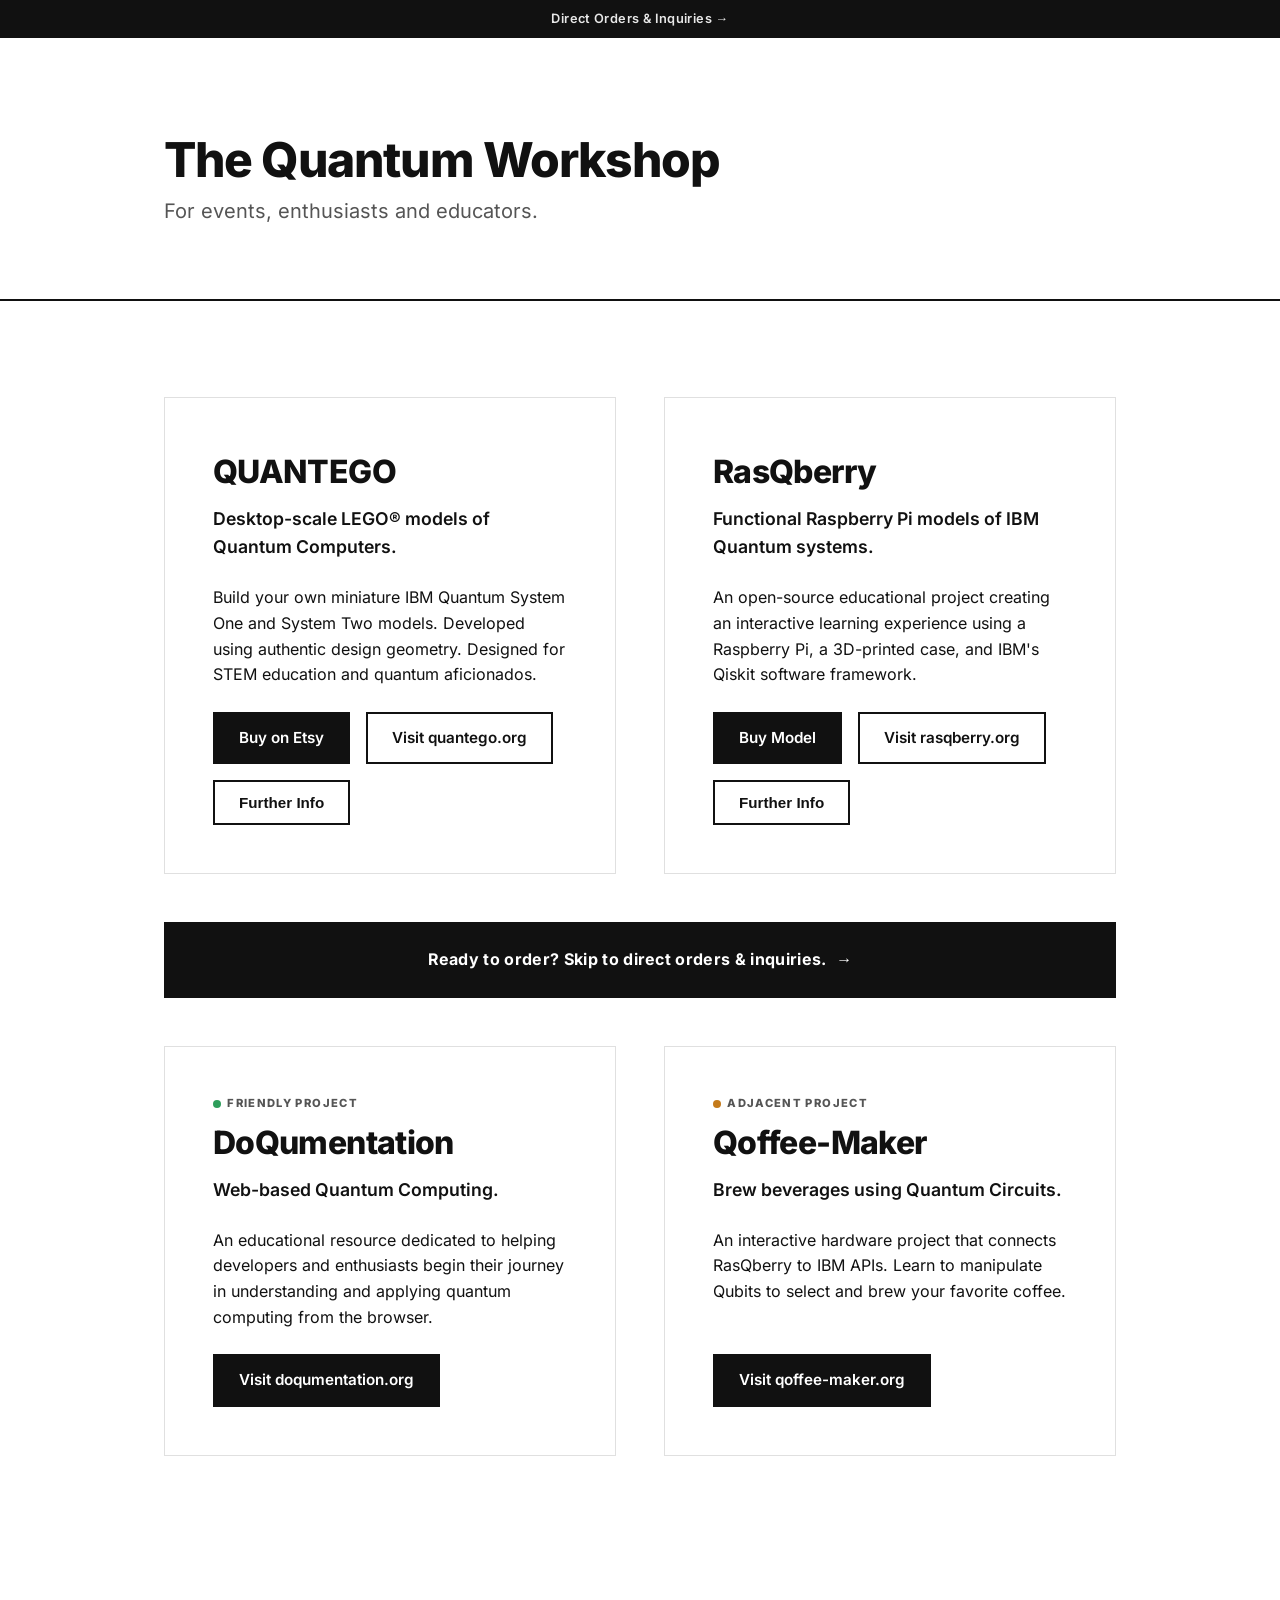
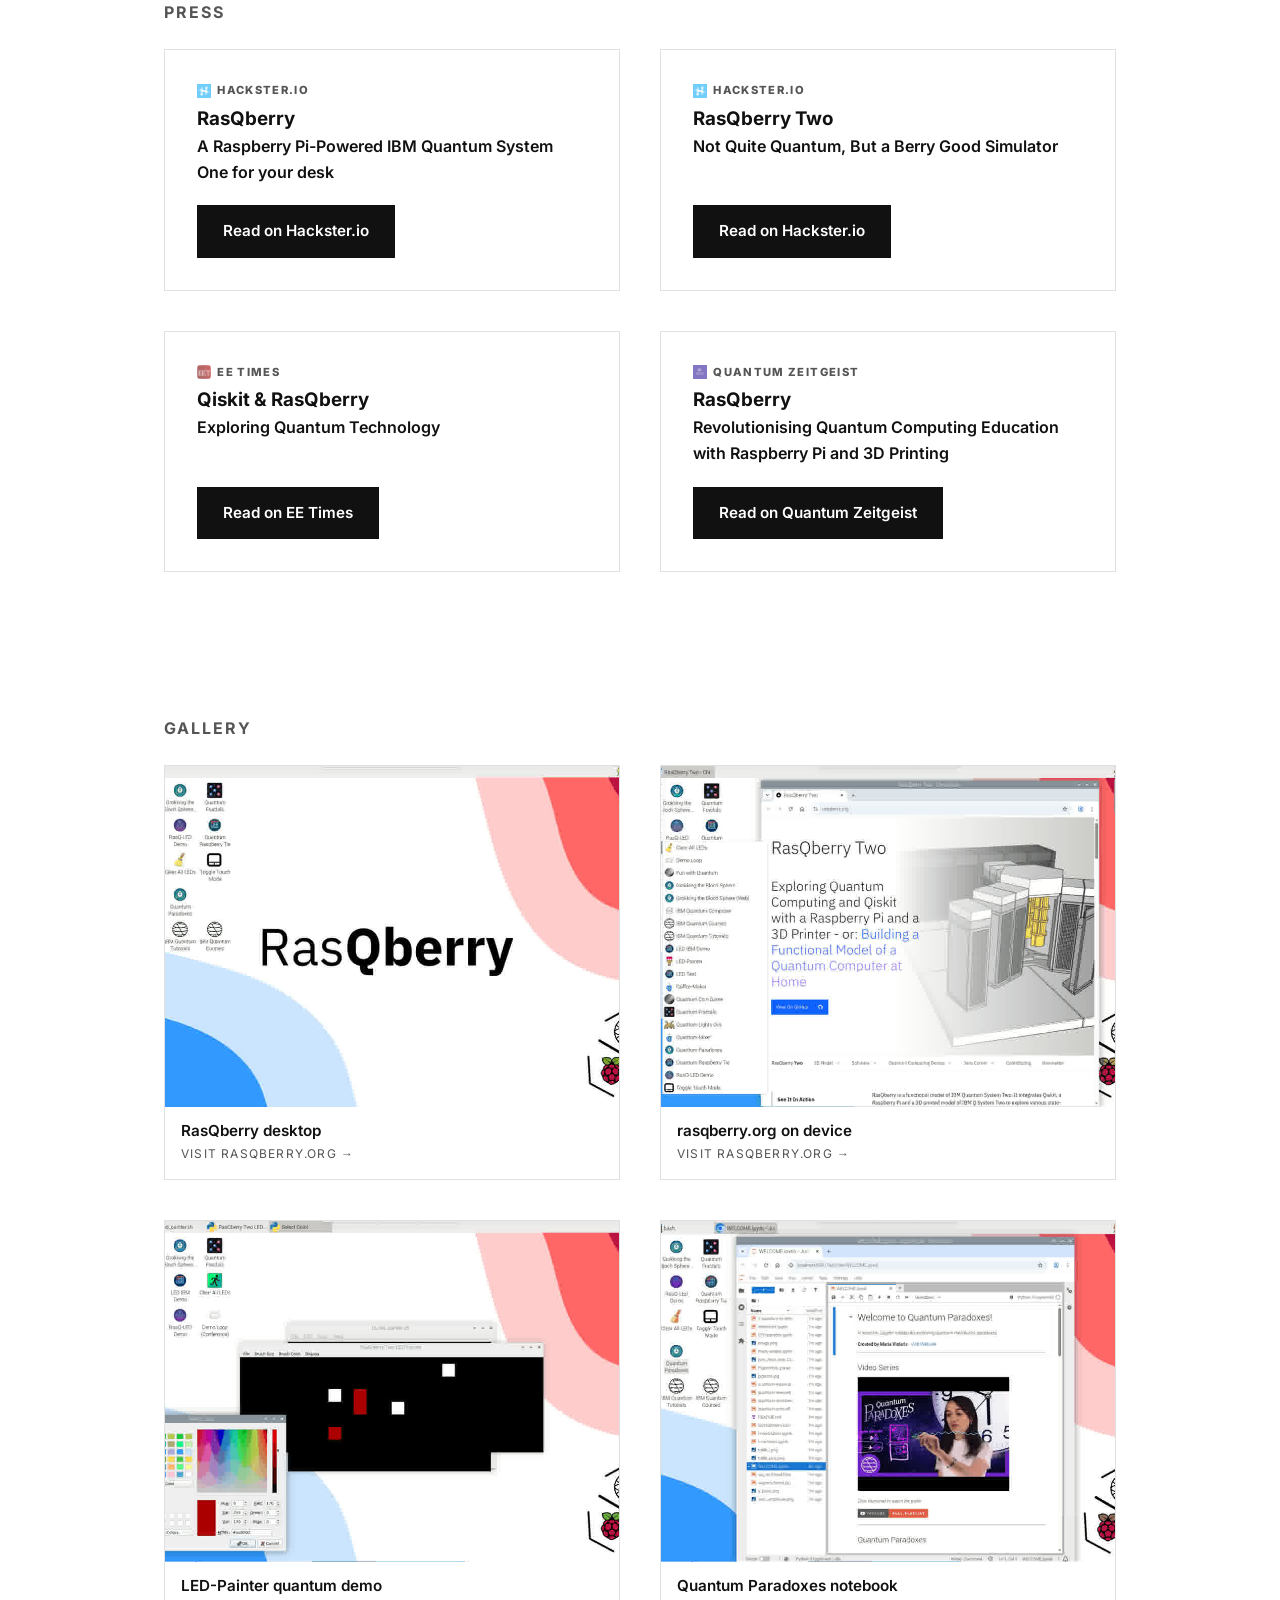
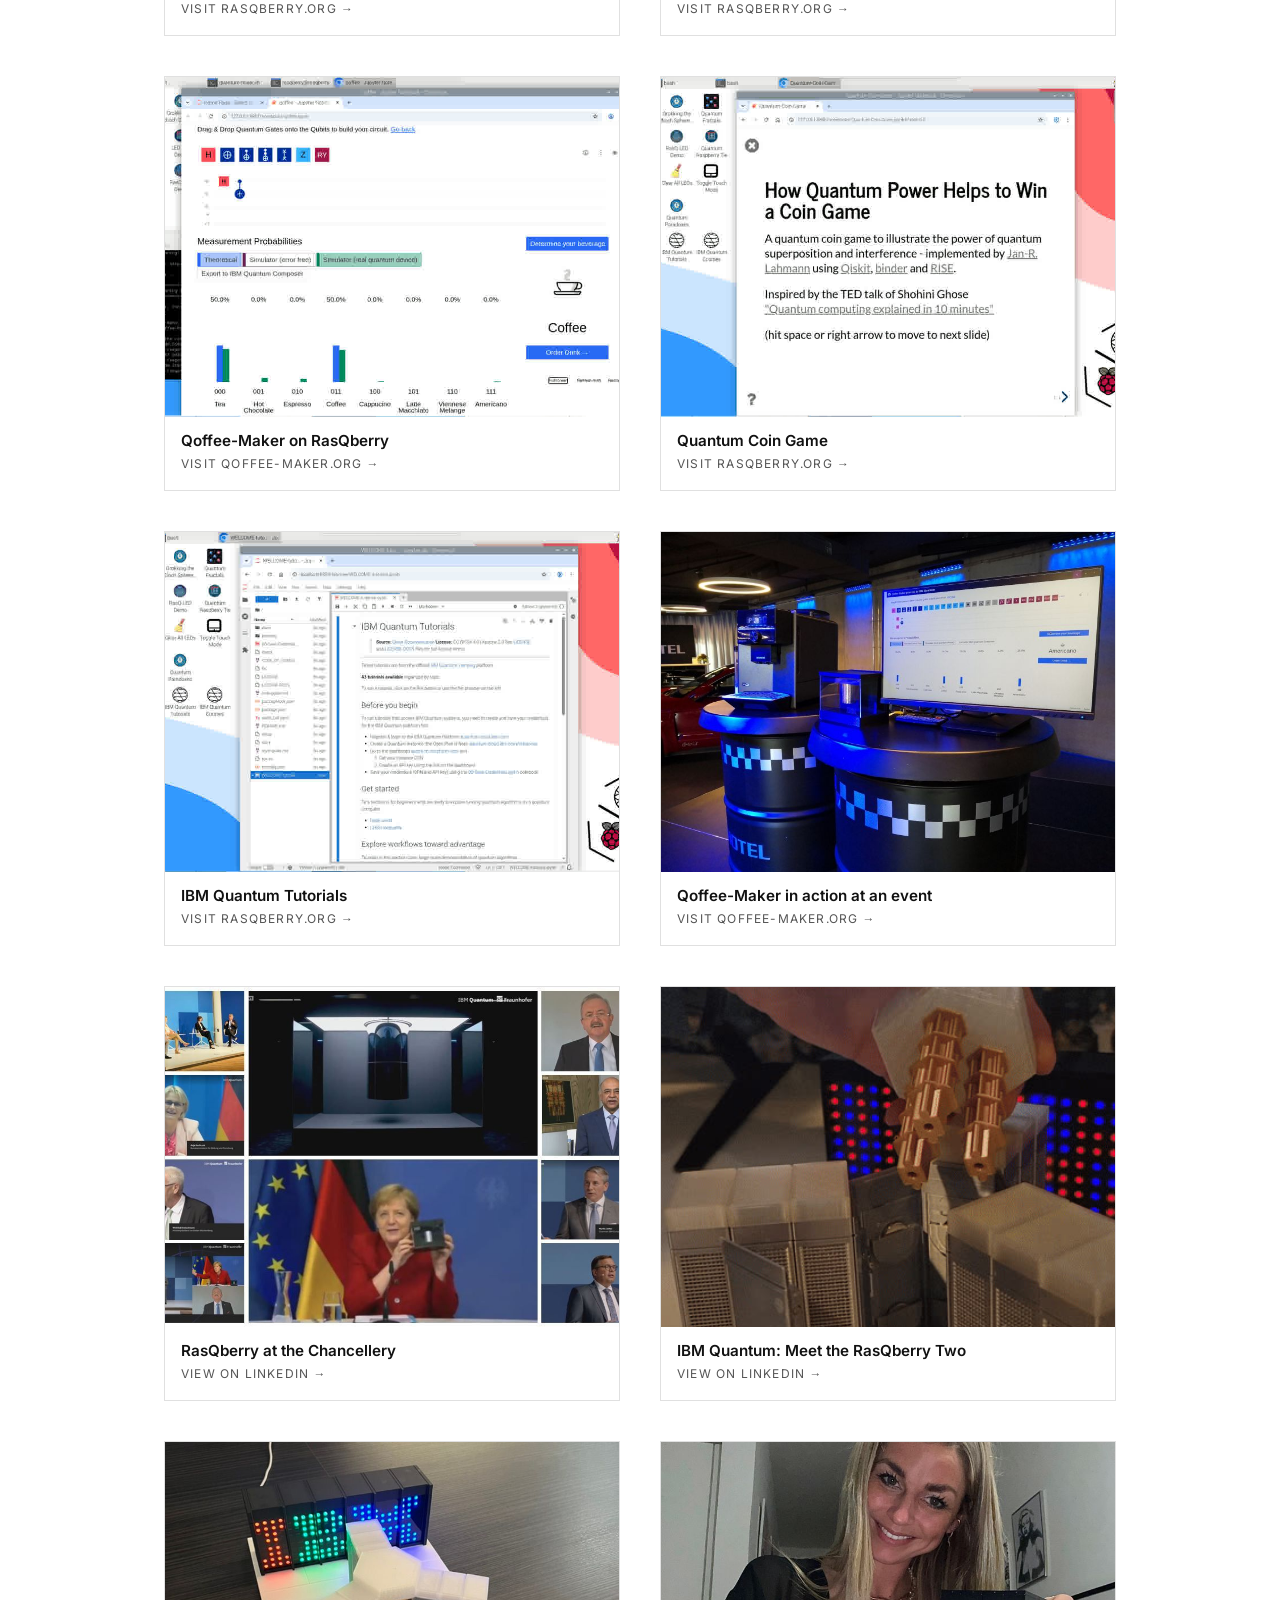
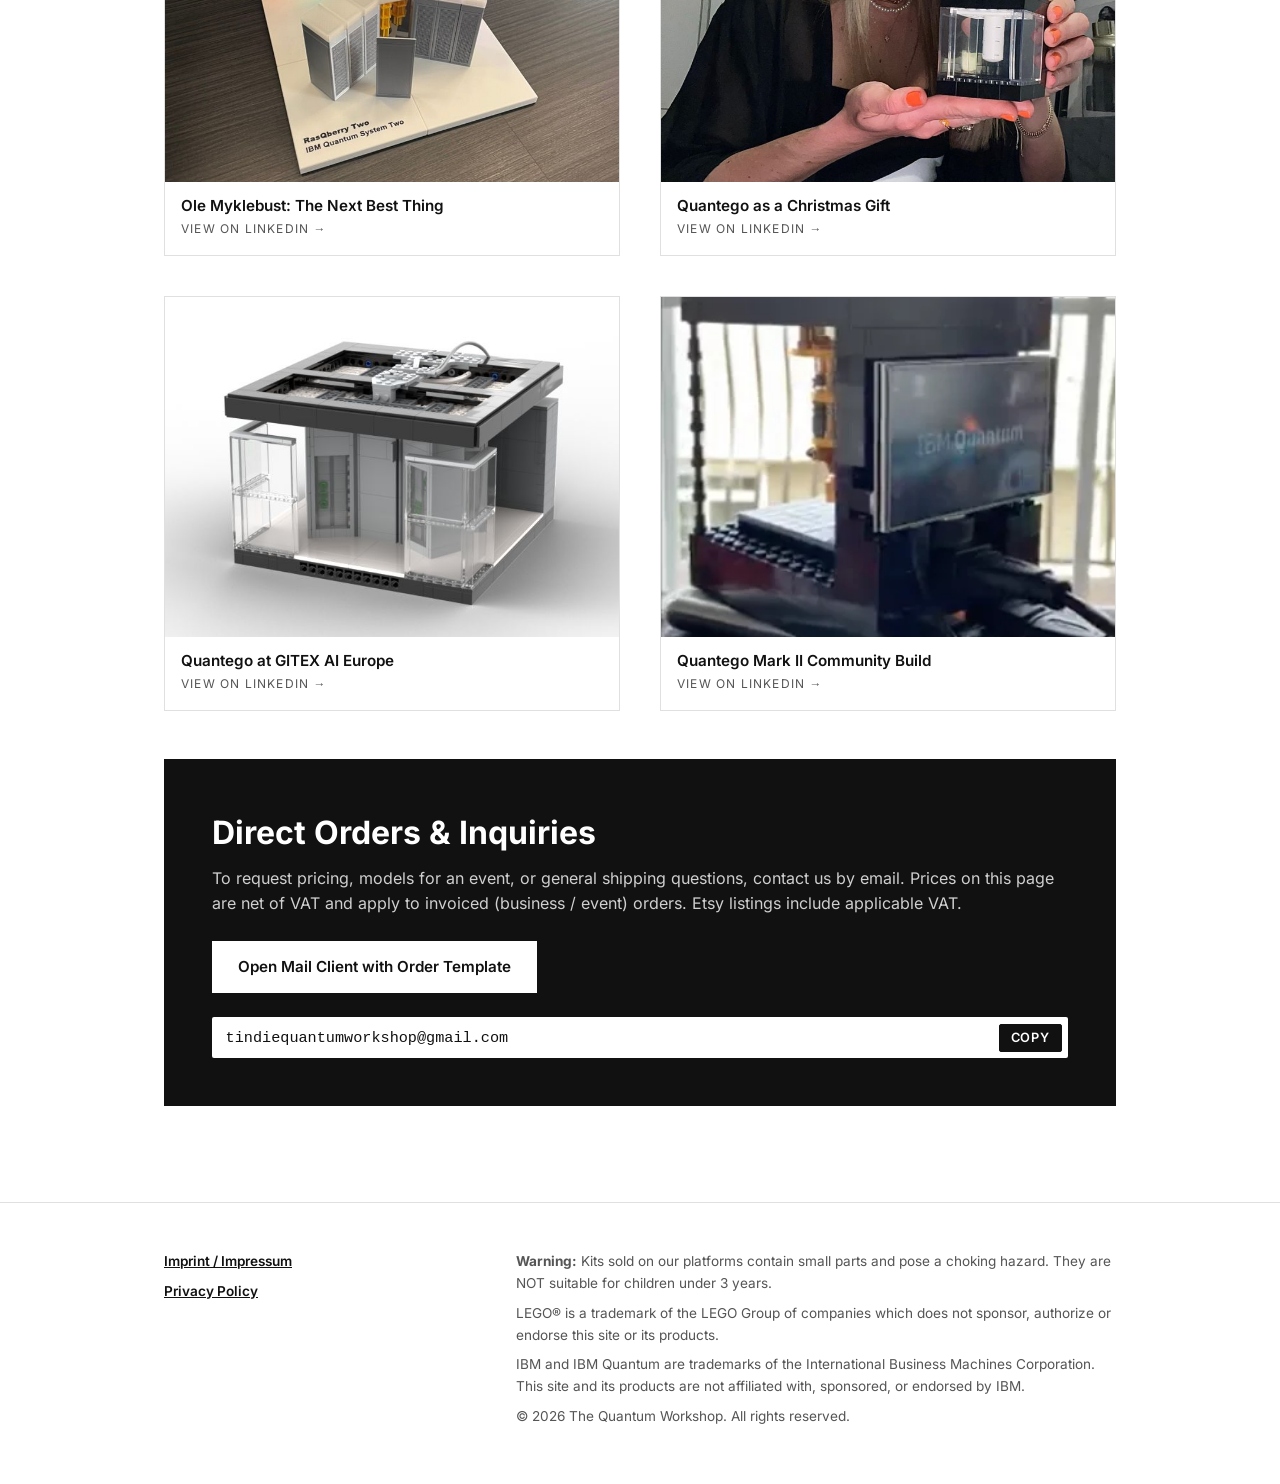
<file: index.html>
<!DOCTYPE html>
<html lang="en">

<head>
    <meta charset="UTF-8">
    <meta name="viewport" content="width=device-width, initial-scale=1.0">
    <title>The Quantum Workshop | Quantum Models for Events, Educators and Enthusiasts</title>
    <meta name="description"
        content="Central hub for Quantego (desktop-scale LEGO models of IBM Quantum System One/Two) and RasQberry (functional Raspberry Pi quantum computer enclosures). Educational quantum-computing models for STEM, makers, and events.">
    <!-- TODO: replace https://robtech01.github.io/quantum-workshop with the custom domain once chosen (Phase 5). -->
    <link rel="canonical" href="https://robtech01.github.io/quantum-workshop/">
    <meta name="robots" content="index, follow, max-image-preview:large">
    <meta property="og:type" content="website">
    <meta property="og:title" content="The Quantum Workshop | Quantum Models for Events, Educators and Enthusiasts">
    <meta property="og:description" content="Desktop-scale LEGO models and Raspberry Pi-based functional models of IBM Quantum Computers.">
    <meta property="og:url" content="https://robtech01.github.io/quantum-workshop/">
    <meta property="og:image" content="https://robtech01.github.io/quantum-workshop/images/quantego-mark-ii.jpg">
    <meta property="og:locale" content="en_US">
    <meta name="twitter:card" content="summary_large_image">
    <meta name="twitter:title" content="The Quantum Workshop | Quantum Models for Events, Educators and Enthusiasts">
    <meta name="twitter:description" content="Desktop-scale LEGO models and Raspberry Pi-based functional models of IBM Quantum Computers.">
    <meta name="twitter:image" content="https://robtech01.github.io/quantum-workshop/images/quantego-mark-ii.jpg">

    <link rel="icon" href="favicon.svg" type="image/svg+xml">
    <link rel="stylesheet" href="styles.css">

    <link rel="preload" href="fonts/inter-latin.woff2" as="font" type="font/woff2" crossorigin>

    <script src="config.js" defer></script>

    <script type="application/ld+json">
    {
        "@context": "https://schema.org",
        "@graph": [
            {
                "@type": "Organization",
                "@id": "https://robtech01.github.io/quantum-workshop/#org",
                "name": "The Quantum Workshop",
                "url": "https://robtech01.github.io/quantum-workshop/",
                "logo": "https://robtech01.github.io/quantum-workshop/images/quantego-mark-ii.jpg",
                "founder": {
                    "@type": "Person",
                    "name": "Jan-Rainer Lahmann"
                },
                "sameAs": [
                    "https://quantego.org",
                    "https://rasqberry.org",
                    "https://www.etsy.com/de-en/shop/TheQuantumWorkshop"
                ]
            },
            {
                "@type": "WebSite",
                "@id": "https://robtech01.github.io/quantum-workshop/#website",
                "url": "https://robtech01.github.io/quantum-workshop/",
                "name": "The Quantum Workshop",
                "publisher": { "@id": "https://robtech01.github.io/quantum-workshop/#org" },
                "inLanguage": "en"
            },
            {
                "@type": "Product",
                "name": "Quantego",
                "description": "Desktop-scale LEGO model of IBM Quantum System One and System Two, designed using authentic geometry. For STEM education and quantum aficionados.",
                "brand": { "@id": "https://robtech01.github.io/quantum-workshop/#org" },
                "image": "https://robtech01.github.io/quantum-workshop/images/quantego-mark-ii.jpg",
                "url": "https://robtech01.github.io/quantum-workshop/#quantego",
                "offers": {
                    "@type": "Offer",
                    "url": "https://www.etsy.com/de-en/shop/TheQuantumWorkshop",
                    "priceCurrency": "EUR",
                    "availability": "https://schema.org/InStock"
                }
            },
            {
                "@type": "Product",
                "name": "RasQberry",
                "description": "Functional Raspberry Pi-based 3D-printed model of an IBM Quantum system, running Qiskit locally or via cloud.",
                "brand": { "@id": "https://robtech01.github.io/quantum-workshop/#org" },
                "image": "https://robtech01.github.io/quantum-workshop/images/quantego-mark-ii.jpg",
                "url": "https://robtech01.github.io/quantum-workshop/#rasqberry",
                "offers": {
                    "@type": "Offer",
                    "url": "https://robtech01.github.io/quantum-workshop/#contact",
                    "priceCurrency": "EUR",
                    "availability": "https://schema.org/InStock"
                }
            }
        ]
    }
    </script>
</head>

<body>

    <a class="skip-link" href="#main">Skip to main content</a>

    <div class="top-banner">
        <a href="#contact" class="top-banner-link">Direct Orders &amp; Inquiries &rarr;</a>
    </div>

    <header class="site-header">
        <div class="container">
            <h1 class="logo">The Quantum Workshop</h1>
            <p class="tagline">For events, enthusiasts and educators.</p>
        </div>
    </header>

    <main class="container" id="main" tabindex="-1">

        <section class="products-grid" aria-label="Products">
            <!-- QUANTEGO -->
            <article class="product-card interactive" id="quantego" data-open-dialog="dialog-quantego">
                <div class="product-content">
                    <h2>QUANTEGO</h2>
                    <p class="product-subtitle">Desktop-scale LEGO® models of Quantum Computers.</p>
                    <p>Build your own miniature IBM Quantum System One and System Two models. Developed using authentic
                        design geometry. Designed for STEM education and quantum aficionados.</p>
                    <div class="cta-group">
                        <a href="https://www.etsy.com/de-en/shop/TheQuantumWorkshop"
                            class="btn primary-btn" target="_blank" rel="noopener"
                            aria-label="Visit The Quantum Workshop on Etsy (opens in new tab)">Buy on Etsy</a>
                        <a href="https://quantego.org" class="btn secondary-btn" target="_blank" rel="noopener"
                            aria-label="Visit quantego.org (opens in new tab)">Visit quantego.org</a>
<button type="button" class="btn secondary-btn"
                            aria-haspopup="dialog" aria-controls="dialog-quantego"
                            onclick="document.getElementById('dialog-quantego').showModal()">Further Info</button>
                    </div>
                </div>
            </article>

            <!-- RASQBERRY -->
            <article class="product-card interactive" id="rasqberry" data-open-dialog="dialog-rasqberry">
                <div class="product-content">
                    <h2>RasQberry</h2>
                    <p class="product-subtitle">Functional Raspberry Pi models of IBM Quantum systems.</p>
                    <p>An open-source educational project creating an interactive learning experience using a Raspberry
                        Pi, a 3D-printed case, and IBM's Qiskit software framework.</p>
                    <div class="cta-group">
                        <a href="#contact" class="btn primary-btn">Buy Model</a>
                        <a href="https://rasqberry.org" class="btn secondary-btn" target="_blank" rel="noopener"
                            aria-label="Visit rasqberry.org (opens in new tab)">Visit rasqberry.org</a>
                        <button type="button" class="btn secondary-btn"
                            aria-haspopup="dialog" aria-controls="dialog-rasqberry"
                            onclick="document.getElementById('dialog-rasqberry').showModal()">Further Info</button>
                    </div>
                </div>
            </article>

            <!-- ORDER CTA STRIP -->
            <a href="#contact" class="grid-cta">
                <span class="grid-cta-text">Ready to order? Skip to direct orders &amp; inquiries.</span>
                <span class="grid-cta-arrow" aria-hidden="true">&rarr;</span>
            </a>

            <!-- DOQUMENTATION -->
            <article class="product-card">
                <div class="product-content">
                    <p class="product-tag tag-friendly"><span class="tag-dot"></span>Friendly Project</p>
                    <h2>DoQumentation</h2>
                    <p class="product-subtitle">Web-based Quantum Computing.</p>
                    <p>An educational resource dedicated to helping developers and enthusiasts begin their
                        journey in understanding and applying quantum computing from the browser.</p>
                    <div class="cta-group">
                        <a href="https://doqumentation.org" class="btn primary-btn" target="_blank" rel="noopener">Visit
                            doqumentation.org</a>
                    </div>
                </div>
            </article>

            <!-- QOFFEE-MAKER -->
            <article class="product-card">
                <div class="product-content">
                    <p class="product-tag tag-adjacent"><span class="tag-dot"></span>Adjacent Project</p>
                    <h2>Qoffee-Maker</h2>
                    <p class="product-subtitle">Brew beverages using Quantum Circuits.</p>
                    <p>An interactive hardware project that connects RasQberry to IBM APIs. Learn to manipulate Qubits
                        to select and brew your favorite coffee.</p>
                    <div class="cta-group">
                        <a href="https://qoffee-maker.org" class="btn primary-btn" target="_blank" rel="noopener">Visit
                            qoffee-maker.org</a>
                    </div>
                </div>
            </article>

        </section>

        <section class="community-press" id="press" aria-labelledby="press-heading">
            <h2 class="subsection-heading" id="press-heading">Press</h2>

            <div class="press-grid">
                <article class="product-card">
                    <div class="product-content">
                        <p class="product-tag"><img src="images/outlets/hackster.jpg"
                                class="outlet-favicon" alt="" loading="lazy" decoding="async" width="14" height="14">Hackster.io</p>
                        <h3>RasQberry</h3>
                        <p class="product-subtitle">A Raspberry Pi-Powered IBM Quantum System One for your desk</p>
                        <div class="cta-group">
                            <a href="https://www.hackster.io/news/jan-rainer-lahmann-s-rasqberry-is-a-raspberry-pi-powered-ibm-quantum-system-one-for-your-desk"
                                class="btn primary-btn" target="_blank" rel="noopener"
                                aria-label="Read Hackster.io article: RasQberry — Raspberry Pi-powered IBM Quantum System One (opens in new tab)">Read on Hackster.io</a>
                        </div>
                    </div>
                </article>

                <article class="product-card">
                    <div class="product-content">
                        <p class="product-tag"><img src="images/outlets/hackster.jpg"
                                class="outlet-favicon" alt="" loading="lazy" decoding="async" width="14" height="14">Hackster.io</p>
                        <h3>RasQberry Two</h3>
                        <p class="product-subtitle">Not Quite Quantum, But a Berry Good Simulator</p>
                        <div class="cta-group">
                            <a href="https://www.hackster.io/news/andy-stanford-clark-and-colleagues-build-a-rasqberry-two"
                                class="btn primary-btn" target="_blank" rel="noopener"
                                aria-label="Read Hackster.io article: RasQberry Two simulator (opens in new tab)">Read on Hackster.io</a>
                        </div>
                    </div>
                </article>

                <article class="product-card">
                    <div class="product-content">
                        <p class="product-tag"><img src="images/outlets/eetimes.png"
                                class="outlet-favicon" alt="" loading="lazy" decoding="async" width="14" height="14">EE Times</p>
                        <h3>Qiskit &amp; RasQberry</h3>
                        <p class="product-subtitle">Exploring Quantum Technology</p>
                        <div class="cta-group">
                            <a href="https://www.eetimes.com/exploring-quantum-technology-qiskit-and-rasqberry/"
                                class="btn primary-btn" target="_blank" rel="noopener"
                                aria-label="Read EE Times article: Qiskit and RasQberry (opens in new tab)">Read on EE Times</a>
                        </div>
                    </div>
                </article>

                <article class="product-card">
                    <div class="product-content">
                        <p class="product-tag"><img
                                src="images/outlets/quantumzeitgeist.png"
                                class="outlet-favicon" alt="" loading="lazy" decoding="async" width="14" height="14">Quantum Zeitgeist</p>
                        <h3>RasQberry</h3>
                        <p class="product-subtitle">Revolutionising Quantum Computing Education with Raspberry Pi and 3D
                            Printing</p>
                        <div class="cta-group">
                            <a href="https://quantumzeitgeist.com/rasqberry-project-revolutionising-quantum-computing-education-with-raspberry-pi-and-3d-printing/"
                                class="btn primary-btn" target="_blank" rel="noopener"
                                aria-label="Read Quantum Zeitgeist article on RasQberry (opens in new tab)">Read on Quantum Zeitgeist</a>
                        </div>
                    </div>
                </article>
            </div>

        </section>

        <section class="community-press" id="gallery-section" aria-labelledby="gallery-heading">
            <h2 class="subsection-heading" id="gallery-heading">Gallery</h2>
            <div class="li-gallery" id="gallery">
                <a class="li-tile" href="https://rasqberry.org" target="_blank" rel="noopener"
                    aria-label="RasQberry desktop with quantum demo launcher — visit rasqberry.org (opens in new tab)">
                    <img class="li-thumb" loading="lazy" decoding="async"
                        src="images/rasq/01-desktop.jpg"
                        alt="RasQberry desktop showing quantum demo application launcher and branding">
                    <span class="li-meta">
                        <span class="li-caption">RasQberry desktop</span>
                        <span class="li-link">Visit rasqberry.org &rarr;</span>
                    </span>
                </a>
                <a class="li-tile" href="https://rasqberry.org" target="_blank" rel="noopener"
                    aria-label="rasqberry.org rendered on the device — visit rasqberry.org (opens in new tab)">
                    <img class="li-thumb" loading="lazy" decoding="async"
                        src="images/rasq/02-website.jpg"
                        alt="rasqberry.org website rendered on the RasQberry device">
                    <span class="li-meta">
                        <span class="li-caption">rasqberry.org on device</span>
                        <span class="li-link">Visit rasqberry.org &rarr;</span>
                    </span>
                </a>
                <a class="li-tile" href="https://rasqberry.org" target="_blank" rel="noopener"
                    aria-label="LED-Painter quantum demo on RasQberry — visit rasqberry.org (opens in new tab)">
                    <img class="li-thumb" loading="lazy" decoding="async"
                        src="images/rasq/03-led-painter.jpg"
                        alt="LED-Painter application with colour picker for the quantum LED matrix">
                    <span class="li-meta">
                        <span class="li-caption">LED-Painter quantum demo</span>
                        <span class="li-link">Visit rasqberry.org &rarr;</span>
                    </span>
                </a>
                <a class="li-tile" href="https://rasqberry.org" target="_blank" rel="noopener"
                    aria-label="Quantum Paradoxes notebook on RasQberry — visit rasqberry.org (opens in new tab)">
                    <img class="li-thumb" loading="lazy" decoding="async"
                        src="images/rasq/04-paradoxes.jpg"
                        alt="Quantum Paradoxes Jupyter notebook running on the RasQberry">
                    <span class="li-meta">
                        <span class="li-caption">Quantum Paradoxes notebook</span>
                        <span class="li-link">Visit rasqberry.org &rarr;</span>
                    </span>
                </a>
                <a class="li-tile" href="https://qoffee-maker.org" target="_blank" rel="noopener"
                    aria-label="Qoffee-Maker UI running on RasQberry — visit qoffee-maker.org (opens in new tab)">
                    <img class="li-thumb" loading="lazy" decoding="async"
                        src="images/rasq/05-qoffee.jpg"
                        alt="Qoffee-Maker UI: drag-and-drop quantum gates choosing a beverage">
                    <span class="li-meta">
                        <span class="li-caption">Qoffee-Maker on RasQberry</span>
                        <span class="li-link">Visit qoffee-maker.org &rarr;</span>
                    </span>
                </a>
                <a class="li-tile" href="https://rasqberry.org" target="_blank" rel="noopener"
                    aria-label="Quantum Coin Game on RasQberry — visit rasqberry.org (opens in new tab)">
                    <img class="li-thumb" loading="lazy" decoding="async"
                        src="images/rasq/06-coin-game.jpg"
                        alt="Quantum Coin Game RISE presentation slide on the RasQberry">
                    <span class="li-meta">
                        <span class="li-caption">Quantum Coin Game</span>
                        <span class="li-link">Visit rasqberry.org &rarr;</span>
                    </span>
                </a>
                <a class="li-tile" href="https://rasqberry.org" target="_blank" rel="noopener"
                    aria-label="IBM Quantum Tutorials notebooks on RasQberry — visit rasqberry.org (opens in new tab)">
                    <img class="li-thumb" loading="lazy" decoding="async"
                        src="images/rasq/07-tutorials.jpg"
                        alt="IBM Quantum Tutorials Jupyter notebooks running on the RasQberry">
                    <span class="li-meta">
                        <span class="li-caption">IBM Quantum Tutorials</span>
                        <span class="li-link">Visit rasqberry.org &rarr;</span>
                    </span>
                </a>
                <a class="li-tile" href="https://qoffee-maker.org" target="_blank" rel="noopener"
                    aria-label="Qoffee-Maker in action — visit qoffee-maker.org (opens in new tab)">
                    <img class="li-thumb" loading="lazy" decoding="async"
                        src="images/rasq/08-qoffee-event.jpg"
                        alt="Qoffee-Maker apparatus in operation at an event">
                    <span class="li-meta">
                        <span class="li-caption">Qoffee-Maker in action at an event</span>
                        <span class="li-link">Visit qoffee-maker.org &rarr;</span>
                    </span>
                </a>
                <a class="li-tile" href="https://www.linkedin.com/feed/update/urn:li:activity:6812667325188198400"
                    target="_blank" rel="noopener"
                    aria-label="View original LinkedIn post: RasQberry at the Chancellery (opens in new tab)">
                    <img class="li-thumb" loading="lazy" decoding="async"
                        src="images/li/li1.jpg"
                        alt="RasQberry on display at the German Federal Chancellery">
                    <span class="li-meta">
                        <span class="li-caption">RasQberry at the Chancellery</span>
                        <span class="li-link">View on LinkedIn &rarr;</span>
                    </span>
                </a>
                <a class="li-tile" href="https://www.linkedin.com/feed/update/urn:li:activity:7406757488596959234"
                    target="_blank" rel="noopener"
                    aria-label="View original LinkedIn post: IBM Quantum — Meet the RasQberry Two (opens in new tab)">
                    <img class="li-thumb" loading="lazy" decoding="async"
                        src="images/li/li2.jpg"
                        alt="IBM Quantum announcement of the RasQberry Two">
                    <span class="li-meta">
                        <span class="li-caption">IBM Quantum: Meet the RasQberry Two</span>
                        <span class="li-link">View on LinkedIn &rarr;</span>
                    </span>
                </a>
                <a class="li-tile" href="https://www.linkedin.com/feed/update/urn:li:activity:7304868212343476225"
                    target="_blank" rel="noopener"
                    aria-label="View original LinkedIn post by Ole Myklebust: The Next Best Thing (opens in new tab)">
                    <img class="li-thumb" loading="lazy" decoding="async"
                        src="images/li/li3.jpg"
                        alt="Ole Myklebust holding a Quantego model">
                    <span class="li-meta">
                        <span class="li-caption">Ole Myklebust: The Next Best Thing</span>
                        <span class="li-link">View on LinkedIn &rarr;</span>
                    </span>
                </a>
                <a class="li-tile" href="https://www.linkedin.com/feed/update/urn:li:activity:7020739601279406080"
                    target="_blank" rel="noopener"
                    aria-label="View original LinkedIn post: Quantego as a Christmas gift (opens in new tab)">
                    <img class="li-thumb" loading="lazy" decoding="async"
                        src="images/li/li4.jpg"
                        alt="Quantego model presented as a Christmas gift">
                    <span class="li-meta">
                        <span class="li-caption">Quantego as a Christmas Gift</span>
                        <span class="li-link">View on LinkedIn &rarr;</span>
                    </span>
                </a>
                <a class="li-tile" href="https://www.linkedin.com/feed/update/urn:li:activity:7330167395107405824"
                    target="_blank" rel="noopener"
                    aria-label="View original LinkedIn post: Quantego at GITEX AI Europe (opens in new tab)">
                    <img class="li-thumb" loading="lazy" decoding="async"
                        src="images/li/li5.jpg"
                        alt="Quantego on display at GITEX AI Europe">
                    <span class="li-meta">
                        <span class="li-caption">Quantego at GITEX AI Europe</span>
                        <span class="li-link">View on LinkedIn &rarr;</span>
                    </span>
                </a>
                <a class="li-tile" href="https://www.linkedin.com/feed/update/urn:li:activity:6953074631037620224"
                    target="_blank" rel="noopener"
                    aria-label="View original LinkedIn post by Wen-Sen Lu: Quantego Mark II Community Build (opens in new tab)">
                    <img class="li-thumb" loading="lazy" decoding="async"
                        src="images/quantego-mark-ii.webp"
                        alt="Quantego Mark II community build by Wen-Sen Lu">
                    <span class="li-meta">
                        <span class="li-caption">Quantego Mark II Community Build</span>
                        <span class="li-link">View on LinkedIn &rarr;</span>
                    </span>
                </a>
            </div>
        </section>

        <section class="contact-section" id="contact" tabindex="-1" aria-labelledby="contact-heading">
            <h2 id="contact-heading">Direct Orders &amp; Inquiries</h2>
            <p>To request pricing, models for an event, or general shipping questions, contact us by email.
                Prices on this page are net of VAT and apply to invoiced (business / event) orders. Etsy listings
                include applicable VAT.</p>
            <div class="contact-actions">
                <a href="#" class="btn primary-btn config-email-link">Open Mail Client with Order Template</a>
                <p class="contact-or">or copy the address into your webmail:</p>
                <div class="email-copy" data-email-target>
                    <code class="config-email">tindiequantumworkshop@gmail.com</code>
                    <button type="button" class="btn-copy" data-copy-email
                        aria-label="Copy email address to clipboard">Copy</button>
                </div>
            </div>
        </section>

    </main>

    <!-- Dialog Modals -->
    <dialog id="dialog-quantego" class="info-dialog" aria-labelledby="dialog-quantego-title">
        <div class="dialog-content">
            <button type="button" class="close-dialog" aria-label="Close dialog"
                onclick="this.closest('dialog').close()">&times;</button>
            <div class="model-gallery">
                <div class="gallery-item">
                    <img loading="lazy" decoding="async" width="400" height="225"
                        src="images/dialog/quantego-one.webp"
                        alt="Quantego LEGO model of IBM Quantum System One">
                    <span>System One</span>
                </div>
                <div class="gallery-item">
                    <img loading="lazy" decoding="async" width="400" height="225"
                        src="images/dialog/quantego-two.webp"
                        alt="Quantego LEGO model of IBM Quantum System Two">
                    <span>System Two</span>
                </div>
                <div class="gallery-item highlight">
                    <img loading="lazy" decoding="async" width="400" height="225"
                        src="images/dialog/quantego-two-1024.webp"
                        alt="Quantego high-end 1024-piece System Two model">
                    <span>1024-Piece Edition</span>
                </div>
            </div>
            <h2 id="dialog-quantego-title">Quantego Model Collection</h2>
            <p>Developed using authentic design geometry, these models represent the physical elegance of quantum
                architectures across multiple scales.</p>

            <ul class="stats-list">
                <li><strong>49 Pieces:</strong> System One (Standard Model)</li>
                <li><strong>98 Pieces:</strong> System Two (Standard Model)</li>
                <li><strong>1024 Pieces:</strong> System Two (High-End Model by Luca Crippa)</li>
            </ul>

            <div class="cta-group">
                <a href="https://www.etsy.com/de-en/shop/TheQuantumWorkshop"
                    class="btn primary-btn" target="_blank" rel="noopener">Buy on Etsy</a>
                <a href="#contact" class="btn secondary-btn config-email-link"
                    onclick="this.closest('dialog').close()">Buy on invoice (events)</a>
            </div>
        </div>
    </dialog>

    <dialog id="dialog-rasqberry" class="info-dialog" aria-labelledby="dialog-rasqberry-title">
        <div class="dialog-content">
            <button type="button" class="close-dialog" aria-label="Close dialog"
                onclick="this.closest('dialog').close()">&times;</button>
            <div class="model-gallery tall-frames">
                <div class="gallery-item">
                    <img loading="lazy" decoding="async" width="400" height="560"
                        src="images/dialog/rasqberry-one.webp"
                        alt="RasQberry System One 3D-printed enclosure">
                    <span>System One enclosure</span>
                </div>
                <div class="gallery-item">
                    <img loading="lazy" decoding="async" width="400" height="560"
                        src="images/dialog/rasqberry-two.webp"
                        alt="RasQberry System Two 3D-printed enclosure">
                    <span>System Two enclosure</span>
                </div>
            </div>
            <h2 id="dialog-rasqberry-title">RasQberry Interactive Models</h2>
            <p>Beyond being a beautiful 3D-printed enclosure, the RasQberry acts as a functional educational tool. It
                runs a local emulation stack or connects via cloud to actual IBM Quantum frameworks.</p>

            <ul class="stats-list">
                <li><strong>System One:</strong> Original architectural footprint</li>
                <li><strong>System Two:</strong> Upgraded modular footprint</li>
                <li><strong>Core:</strong> Raspberry Pi (Emulation Stack)</li>
            </ul>

            <a href="#contact" class="btn primary-btn" onclick="this.closest('dialog').close()">Order &amp;
                Pricing &rarr;</a>
        </div>
    </dialog>

    <footer class="site-footer">
        <div class="container footer-content">
            <div class="footer-links">
                <a href="imprint.html">Imprint / Impressum</a>
                <a href="privacy.html">Privacy Policy</a>
            </div>

            <div class="legal-disclaimers">
                <p><strong>Warning:</strong> Kits sold on our platforms contain small parts and pose a choking hazard.
                    They are NOT suitable for children under 3 years.</p>
                <p>LEGO® is a trademark of the LEGO Group of companies which does not sponsor, authorize or endorse this
                    site or its products.</p>
                <p>IBM and IBM Quantum are trademarks of the International Business Machines Corporation. This site and
                    its products are not affiliated with, sponsored, or endorsed by IBM.</p>
                <p>&copy; <span class="config-year">2026</span> <span class="config-company">The Quantum
                        Workshop</span>. All rights reserved.</p>
            </div>
        </div>
    </footer>

</body>

</html>
</file>
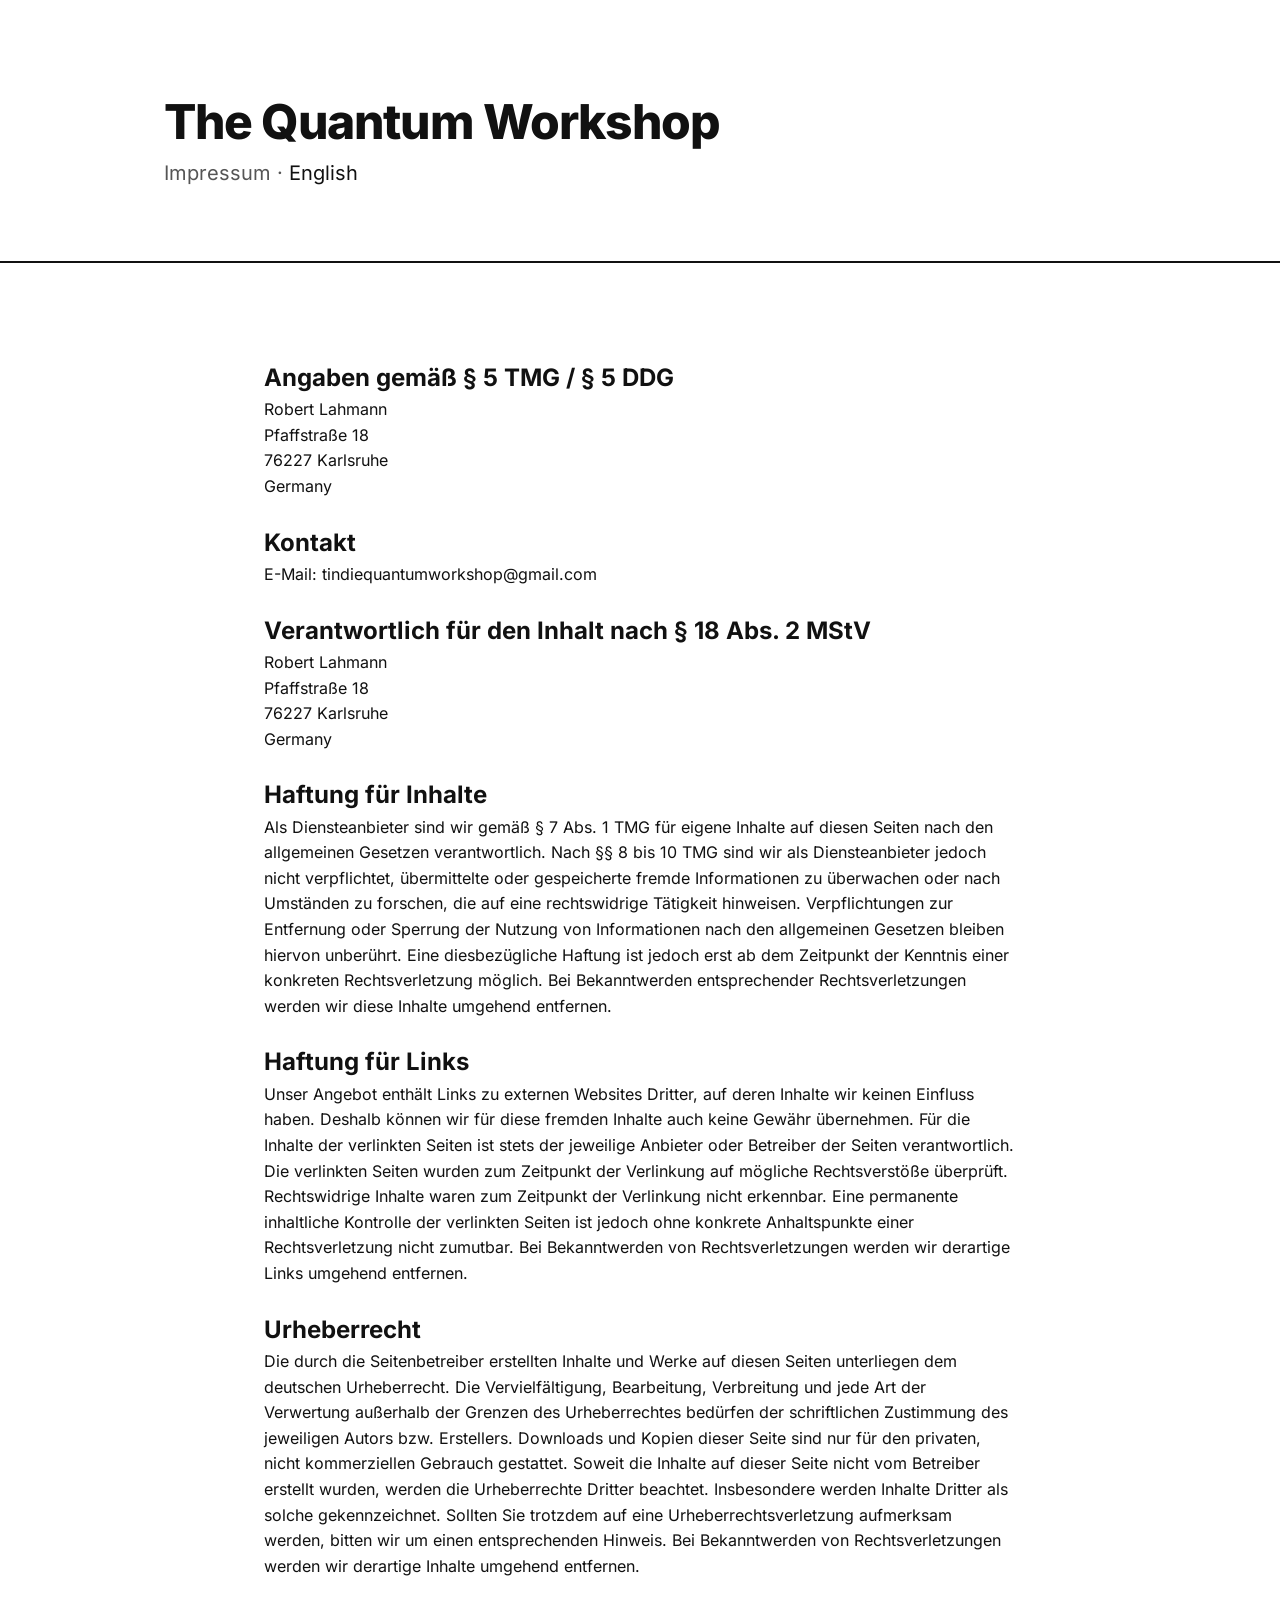
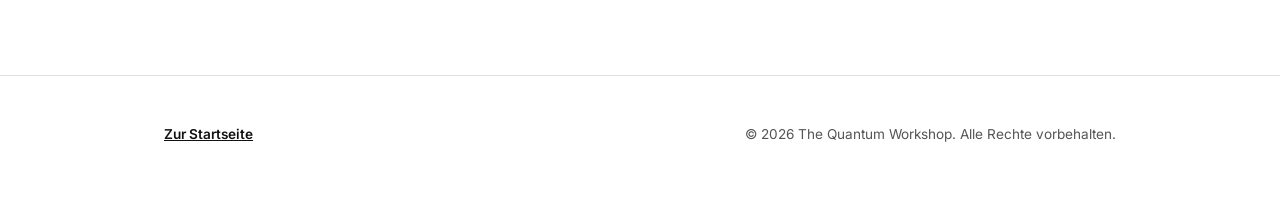
<file: imprint-de.html>
<!DOCTYPE html>
<html lang="de">
<head>
    <meta charset="UTF-8">
    <meta name="viewport" content="width=device-width, initial-scale=1.0">
    <title>Impressum | The Quantum Workshop</title>
    <meta name="description" content="Impressum von The Quantum Workshop gemäß § 5 TMG / § 5 DDG.">
    <link rel="canonical" href="https://robtech01.github.io/quantum-workshop/imprint-de.html">
    <link rel="alternate" hreflang="en" href="https://robtech01.github.io/quantum-workshop/imprint.html">
    <link rel="alternate" hreflang="de" href="https://robtech01.github.io/quantum-workshop/imprint-de.html">
    <link rel="alternate" hreflang="x-default" href="https://robtech01.github.io/quantum-workshop/imprint.html">
    <meta name="robots" content="index, follow">
    <link rel="icon" href="favicon.svg" type="image/svg+xml">
    <link rel="stylesheet" href="styles.css">
    <link rel="preload" href="fonts/inter-latin.woff2" as="font" type="font/woff2" crossorigin>
    <script src="config.js" defer></script>
</head>
<body>

    <header class="site-header">
        <div class="container">
            <h1 class="logo"><a href="index.html">The Quantum Workshop</a></h1>
            <p class="tagline">Impressum &middot; <a href="imprint.html" hreflang="en">English</a></p>
        </div>
    </header>

    <main class="container" style="max-width: 800px; margin-bottom: var(--spacing-xl);">
        <h2>Angaben gemäß § 5 TMG / § 5 DDG</h2>
        <p class="config-address"></p>

        <h2>Kontakt</h2>
        <p>
            E-Mail: <a href="mailto:tindiequantumworkshop@gmail.com" class="config-email-link"><span class="config-email">tindiequantumworkshop@gmail.com</span></a>
        </p>
        <p class="config-only-if-phone" hidden>
            Telefon: <a class="config-phone-link" href="#"><span class="config-phone"></span></a>
        </p>

        <section class="config-only-if-vat" hidden>
            <h2>Umsatzsteuer-Identifikationsnummer</h2>
            <p>
                USt-IdNr. gemäß § 27 a Umsatzsteuergesetz:
                <span class="config-vat"></span>
            </p>
        </section>

        <h2>Verantwortlich für den Inhalt nach § 18 Abs. 2 MStV</h2>
        <p class="config-address"></p>

        <h2>Haftung für Inhalte</h2>
        <p>
            Als Diensteanbieter sind wir gemäß § 7 Abs. 1 TMG für eigene Inhalte auf diesen Seiten nach den
            allgemeinen Gesetzen verantwortlich. Nach §§ 8 bis 10 TMG sind wir als Diensteanbieter jedoch nicht
            verpflichtet, übermittelte oder gespeicherte fremde Informationen zu überwachen oder nach Umständen
            zu forschen, die auf eine rechtswidrige Tätigkeit hinweisen. Verpflichtungen zur Entfernung oder
            Sperrung der Nutzung von Informationen nach den allgemeinen Gesetzen bleiben hiervon unberührt. Eine
            diesbezügliche Haftung ist jedoch erst ab dem Zeitpunkt der Kenntnis einer konkreten Rechtsverletzung
            möglich. Bei Bekanntwerden entsprechender Rechtsverletzungen werden wir diese Inhalte umgehend
            entfernen.
        </p>

        <h2>Haftung für Links</h2>
        <p>
            Unser Angebot enthält Links zu externen Websites Dritter, auf deren Inhalte wir keinen Einfluss haben.
            Deshalb können wir für diese fremden Inhalte auch keine Gewähr übernehmen. Für die Inhalte der
            verlinkten Seiten ist stets der jeweilige Anbieter oder Betreiber der Seiten verantwortlich. Die
            verlinkten Seiten wurden zum Zeitpunkt der Verlinkung auf mögliche Rechtsverstöße überprüft.
            Rechtswidrige Inhalte waren zum Zeitpunkt der Verlinkung nicht erkennbar. Eine permanente inhaltliche
            Kontrolle der verlinkten Seiten ist jedoch ohne konkrete Anhaltspunkte einer Rechtsverletzung nicht
            zumutbar. Bei Bekanntwerden von Rechtsverletzungen werden wir derartige Links umgehend entfernen.
        </p>

        <h2>Urheberrecht</h2>
        <p>
            Die durch die Seitenbetreiber erstellten Inhalte und Werke auf diesen Seiten unterliegen dem deutschen
            Urheberrecht. Die Vervielfältigung, Bearbeitung, Verbreitung und jede Art der Verwertung außerhalb der
            Grenzen des Urheberrechtes bedürfen der schriftlichen Zustimmung des jeweiligen Autors bzw. Erstellers.
            Downloads und Kopien dieser Seite sind nur für den privaten, nicht kommerziellen Gebrauch gestattet.
            Soweit die Inhalte auf dieser Seite nicht vom Betreiber erstellt wurden, werden die Urheberrechte
            Dritter beachtet. Insbesondere werden Inhalte Dritter als solche gekennzeichnet. Sollten Sie trotzdem
            auf eine Urheberrechtsverletzung aufmerksam werden, bitten wir um einen entsprechenden Hinweis. Bei
            Bekanntwerden von Rechtsverletzungen werden wir derartige Inhalte umgehend entfernen.
        </p>
    </main>

    <footer class="site-footer">
        <div class="container footer-content">
            <div class="footer-links">
                <a href="index.html">Zur Startseite</a>
            </div>
            <div class="legal-disclaimers">
                <p>&copy; <span class="config-year">2026</span> <span class="config-company">The Quantum Workshop</span>. Alle Rechte vorbehalten.</p>
            </div>
        </div>
    </footer>

</body>
</html>
</file>
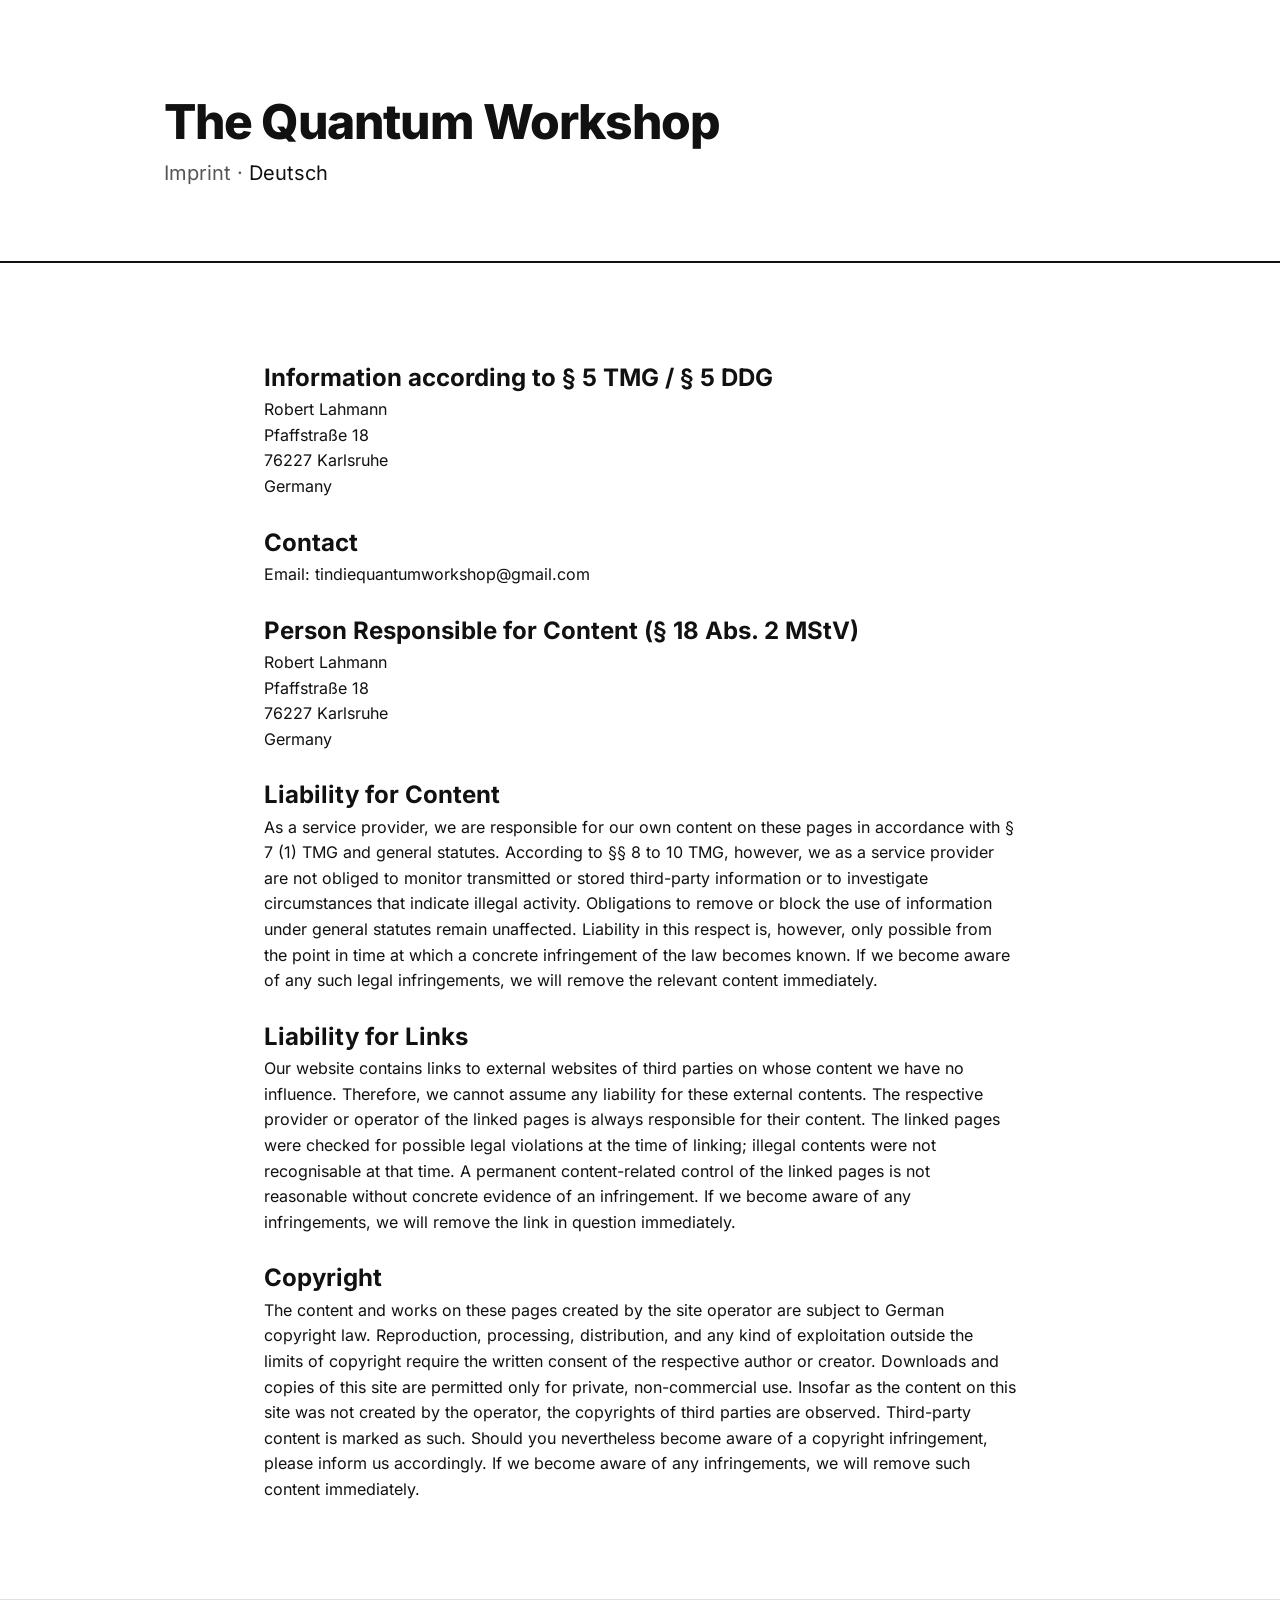
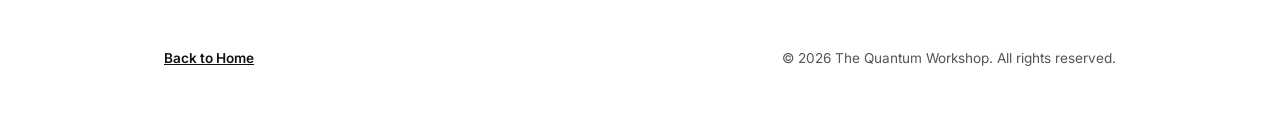
<file: imprint.html>
<!DOCTYPE html>
<html lang="en">
<head>
    <meta charset="UTF-8">
    <meta name="viewport" content="width=device-width, initial-scale=1.0">
    <title>Imprint / Impressum | The Quantum Workshop</title>
    <meta name="description" content="Legal imprint (Impressum) for The Quantum Workshop, in accordance with §5 TMG / DDG.">
    <link rel="canonical" href="https://robtech01.github.io/quantum-workshop/imprint.html">
    <link rel="alternate" hreflang="en" href="https://robtech01.github.io/quantum-workshop/imprint.html">
    <link rel="alternate" hreflang="de" href="https://robtech01.github.io/quantum-workshop/imprint-de.html">
    <link rel="alternate" hreflang="x-default" href="https://robtech01.github.io/quantum-workshop/imprint.html">
    <meta name="robots" content="index, follow">
    <link rel="icon" href="favicon.svg" type="image/svg+xml">
    <link rel="stylesheet" href="styles.css">
    <link rel="preload" href="fonts/inter-latin.woff2" as="font" type="font/woff2" crossorigin>
    <script src="config.js" defer></script>
</head>
<body>

    <header class="site-header">
        <div class="container">
            <h1 class="logo"><a href="index.html">The Quantum Workshop</a></h1>
            <p class="tagline">Imprint &middot; <a href="imprint-de.html" hreflang="de">Deutsch</a></p>
        </div>
    </header>

    <main class="container" style="max-width: 800px; margin-bottom: var(--spacing-xl);">
        <h2>Information according to § 5 TMG / § 5 DDG</h2>
        <p class="config-address"></p>

        <h2>Contact</h2>
        <p>
            Email: <a href="mailto:tindiequantumworkshop@gmail.com" class="config-email-link"><span class="config-email">tindiequantumworkshop@gmail.com</span></a>
        </p>
        <p class="config-only-if-phone" hidden>
            Phone: <a class="config-phone-link" href="#"><span class="config-phone"></span></a>
        </p>

        <section class="config-only-if-vat" hidden>
            <h2>VAT Identification Number</h2>
            <p>
                USt-IdNr. according to § 27 a of the German VAT Act (UStG):
                <span class="config-vat"></span>
            </p>
        </section>

        <h2>Person Responsible for Content (§ 18 Abs. 2 MStV)</h2>
        <p class="config-address"></p>

        <h2>Liability for Content</h2>
        <p>
            As a service provider, we are responsible for our own content on these pages in accordance with
            § 7 (1) TMG and general statutes. According to §§ 8 to 10 TMG, however, we as a service provider are
            not obliged to monitor transmitted or stored third-party information or to investigate circumstances
            that indicate illegal activity. Obligations to remove or block the use of information under general
            statutes remain unaffected. Liability in this respect is, however, only possible from the point in time
            at which a concrete infringement of the law becomes known. If we become aware of any such legal
            infringements, we will remove the relevant content immediately.
        </p>

        <h2>Liability for Links</h2>
        <p>
            Our website contains links to external websites of third parties on whose content we have no influence.
            Therefore, we cannot assume any liability for these external contents. The respective provider or operator
            of the linked pages is always responsible for their content. The linked pages were checked for possible
            legal violations at the time of linking; illegal contents were not recognisable at that time. A permanent
            content-related control of the linked pages is not reasonable without concrete evidence of an infringement.
            If we become aware of any infringements, we will remove the link in question immediately.
        </p>

        <h2>Copyright</h2>
        <p>
            The content and works on these pages created by the site operator are subject to German copyright law.
            Reproduction, processing, distribution, and any kind of exploitation outside the limits of copyright
            require the written consent of the respective author or creator. Downloads and copies of this site are
            permitted only for private, non-commercial use. Insofar as the content on this site was not created by
            the operator, the copyrights of third parties are observed. Third-party content is marked as such.
            Should you nevertheless become aware of a copyright infringement, please inform us accordingly. If we
            become aware of any infringements, we will remove such content immediately.
        </p>
    </main>

    <footer class="site-footer">
        <div class="container footer-content">
            <div class="footer-links">
                <a href="index.html">Back to Home</a>
            </div>
            <div class="legal-disclaimers">
                <p>&copy; <span class="config-year">2026</span> <span class="config-company">The Quantum Workshop</span>. All rights reserved.</p>
            </div>
        </div>
    </footer>

</body>
</html>
</file>
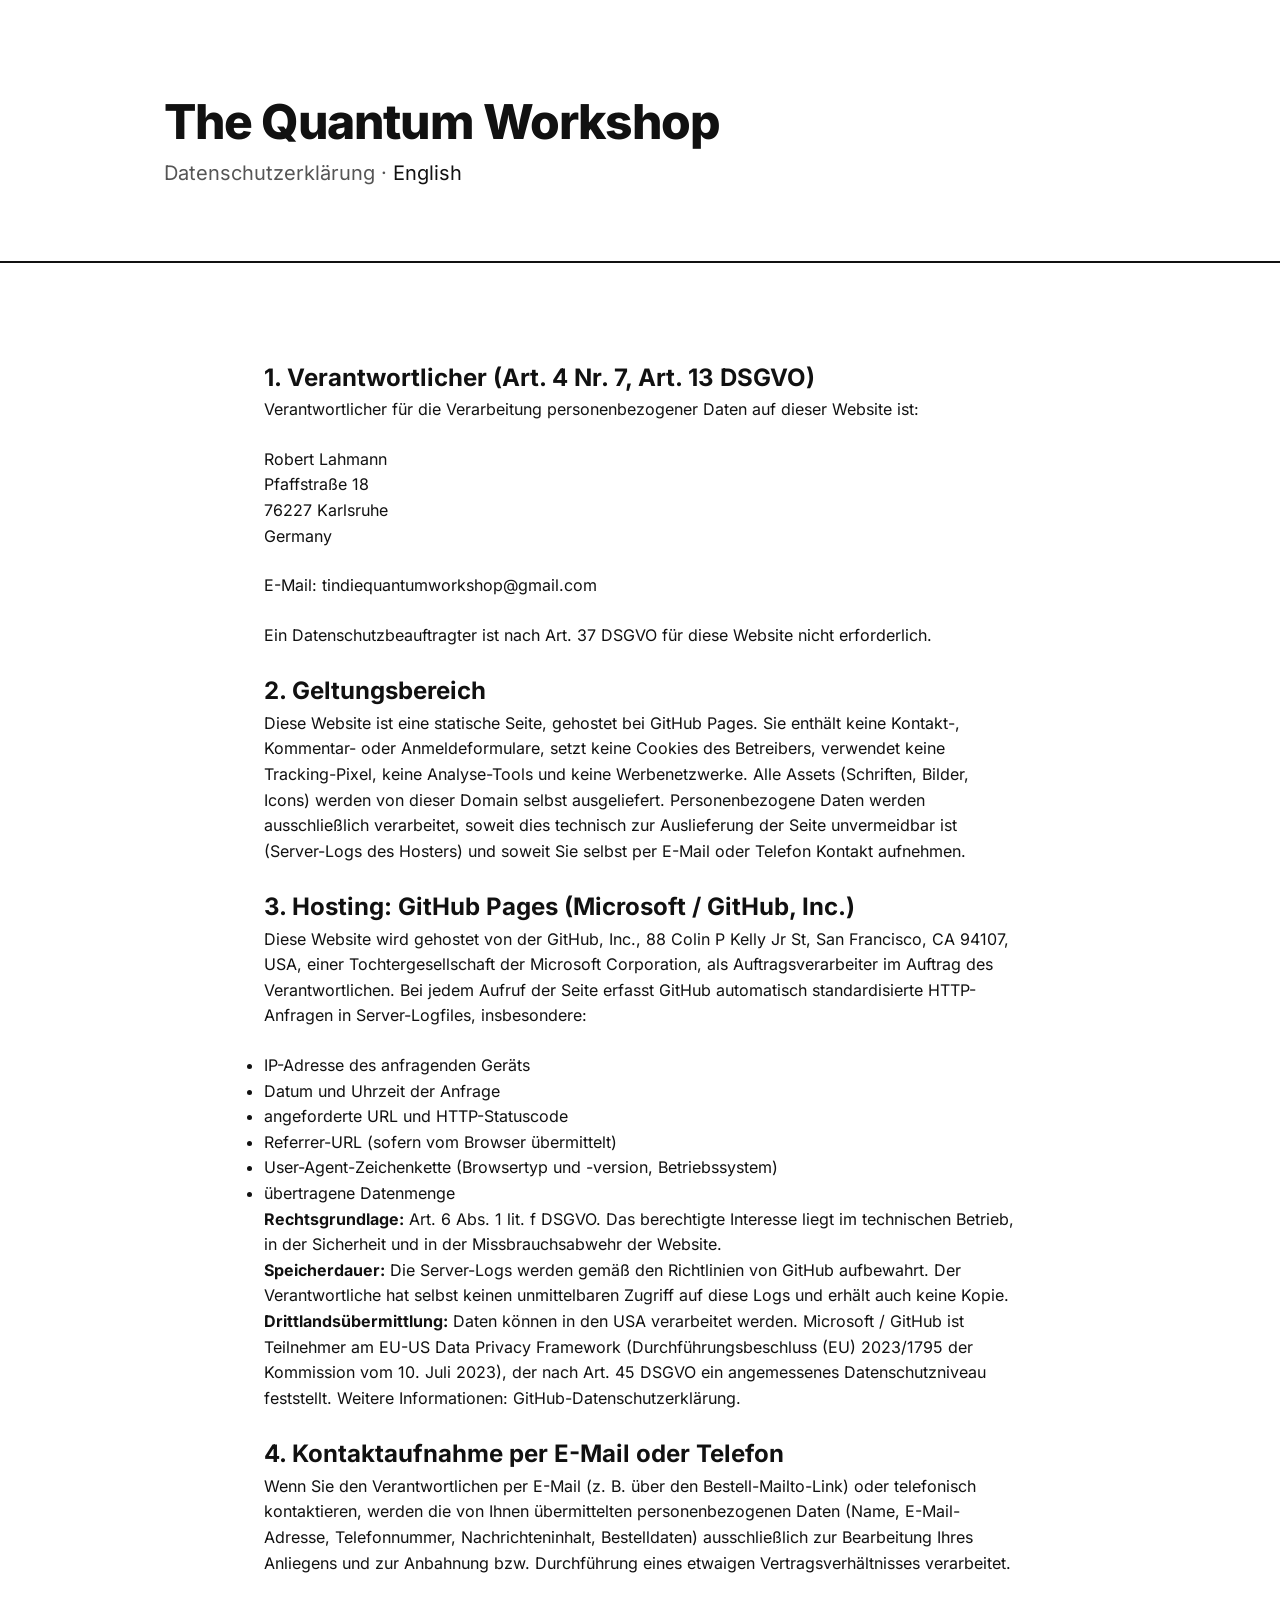
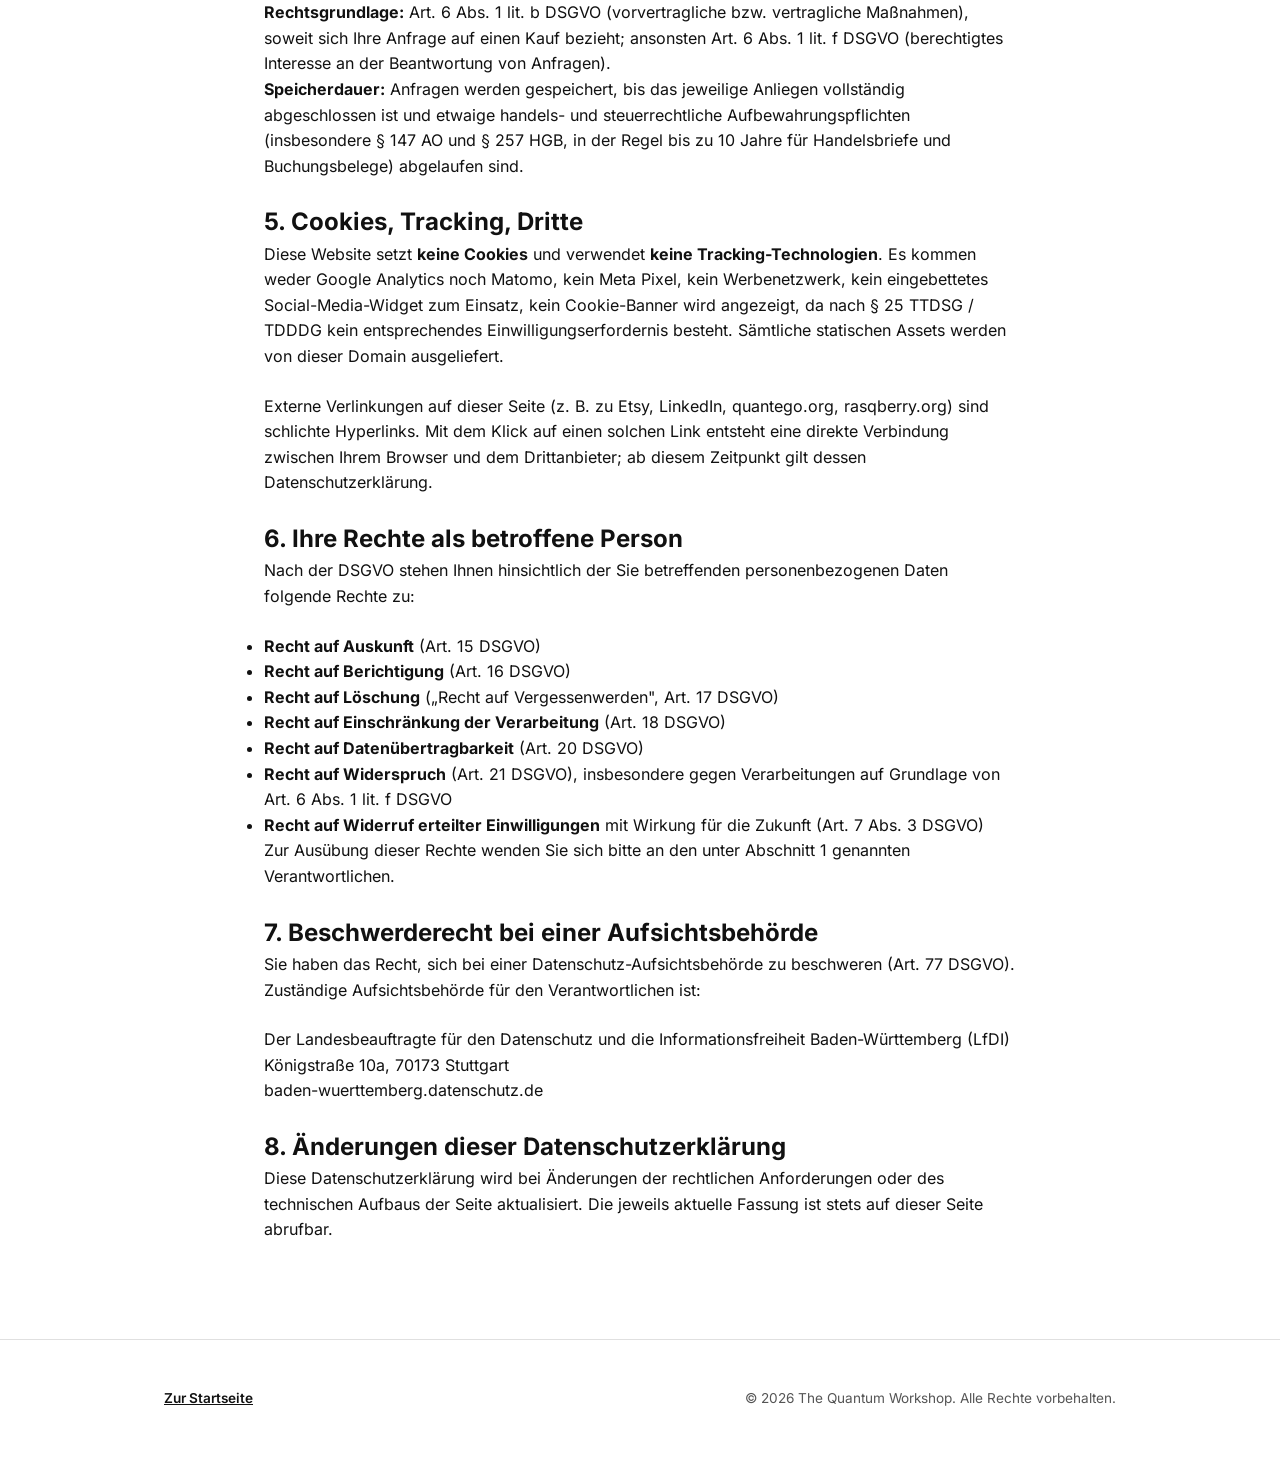
<file: privacy-de.html>
<!DOCTYPE html>
<html lang="de">
<head>
    <meta charset="UTF-8">
    <meta name="viewport" content="width=device-width, initial-scale=1.0">
    <title>Datenschutzerklärung | The Quantum Workshop</title>
    <meta name="description" content="Datenschutzerklärung von The Quantum Workshop gemäß Art. 13 DSGVO.">
    <link rel="canonical" href="https://robtech01.github.io/quantum-workshop/privacy-de.html">
    <link rel="alternate" hreflang="en" href="https://robtech01.github.io/quantum-workshop/privacy.html">
    <link rel="alternate" hreflang="de" href="https://robtech01.github.io/quantum-workshop/privacy-de.html">
    <link rel="alternate" hreflang="x-default" href="https://robtech01.github.io/quantum-workshop/privacy.html">
    <meta name="robots" content="index, follow">
    <link rel="icon" href="favicon.svg" type="image/svg+xml">
    <link rel="stylesheet" href="styles.css">
    <link rel="preload" href="fonts/inter-latin.woff2" as="font" type="font/woff2" crossorigin>
    <script src="config.js" defer></script>
</head>
<body>

    <header class="site-header">
        <div class="container">
            <h1 class="logo"><a href="index.html">The Quantum Workshop</a></h1>
            <p class="tagline">Datenschutzerklärung &middot; <a href="privacy.html" hreflang="en">English</a></p>
        </div>
    </header>

    <main class="container" style="max-width: 800px; margin-bottom: var(--spacing-xl);">

        <h2>1. Verantwortlicher (Art. 4 Nr. 7, Art. 13 DSGVO)</h2>
        <p>Verantwortlicher für die Verarbeitung personenbezogener Daten auf dieser Website ist:</p>
        <p class="config-address"></p>
        <p>
            E-Mail: <a href="mailto:tindiequantumworkshop@gmail.com" class="config-email-link"><span class="config-email">tindiequantumworkshop@gmail.com</span></a>
        </p>
        <p class="config-only-if-phone" hidden>
            Telefon: <a class="config-phone-link" href="#"><span class="config-phone"></span></a>
        </p>
        <p>Ein Datenschutzbeauftragter ist nach Art. 37 DSGVO für diese Website nicht erforderlich.</p>

        <h2>2. Geltungsbereich</h2>
        <p>
            Diese Website ist eine statische Seite, gehostet bei GitHub Pages. Sie enthält keine Kontakt-,
            Kommentar- oder Anmeldeformulare, setzt keine Cookies des Betreibers, verwendet keine Tracking-Pixel,
            keine Analyse-Tools und keine Werbenetzwerke. Alle Assets (Schriften, Bilder, Icons) werden von dieser
            Domain selbst ausgeliefert. Personenbezogene Daten werden ausschließlich verarbeitet, soweit dies
            technisch zur Auslieferung der Seite unvermeidbar ist (Server-Logs des Hosters) und soweit Sie selbst
            per E-Mail oder Telefon Kontakt aufnehmen.
        </p>

        <h2>3. Hosting: GitHub Pages (Microsoft / GitHub, Inc.)</h2>
        <p>
            Diese Website wird gehostet von der GitHub, Inc., 88 Colin P Kelly Jr St, San Francisco, CA 94107,
            USA, einer Tochtergesellschaft der Microsoft Corporation, als Auftragsverarbeiter im Auftrag des
            Verantwortlichen. Bei jedem Aufruf der Seite erfasst GitHub automatisch standardisierte HTTP-Anfragen
            in Server-Logfiles, insbesondere:
        </p>
        <ul>
            <li>IP-Adresse des anfragenden Geräts</li>
            <li>Datum und Uhrzeit der Anfrage</li>
            <li>angeforderte URL und HTTP-Statuscode</li>
            <li>Referrer-URL (sofern vom Browser übermittelt)</li>
            <li>User-Agent-Zeichenkette (Browsertyp und -version, Betriebssystem)</li>
            <li>übertragene Datenmenge</li>
        </ul>
        <p>
            <strong>Rechtsgrundlage:</strong> Art. 6 Abs. 1 lit. f DSGVO. Das berechtigte Interesse liegt im
            technischen Betrieb, in der Sicherheit und in der Missbrauchsabwehr der Website.
            <br><strong>Speicherdauer:</strong> Die Server-Logs werden gemäß den Richtlinien von GitHub
            aufbewahrt. Der Verantwortliche hat selbst keinen unmittelbaren Zugriff auf diese Logs und
            erhält auch keine Kopie.
            <br><strong>Drittlandsübermittlung:</strong> Daten können in den USA verarbeitet werden.
            Microsoft / GitHub ist Teilnehmer am EU-US Data Privacy Framework (Durchführungsbeschluss (EU)
            2023/1795 der Kommission vom 10. Juli 2023), der nach Art. 45 DSGVO ein angemessenes
            Datenschutzniveau feststellt. Weitere Informationen:
            <a href="https://docs.github.com/de/site-policy/privacy-policies/github-general-privacy-statement"
               target="_blank" rel="noopener">GitHub-Datenschutzerklärung</a>.
        </p>

        <h2>4. Kontaktaufnahme per E-Mail oder Telefon</h2>
        <p>
            Wenn Sie den Verantwortlichen per E-Mail (z. B. über den Bestell-Mailto-Link) oder telefonisch
            kontaktieren, werden die von Ihnen übermittelten personenbezogenen Daten (Name, E-Mail-Adresse,
            Telefonnummer, Nachrichteninhalt, Bestelldaten) ausschließlich zur Bearbeitung Ihres Anliegens und
            zur Anbahnung bzw. Durchführung eines etwaigen Vertragsverhältnisses verarbeitet.
        </p>
        <p>
            <strong>Rechtsgrundlage:</strong> Art. 6 Abs. 1 lit. b DSGVO (vorvertragliche bzw. vertragliche
            Maßnahmen), soweit sich Ihre Anfrage auf einen Kauf bezieht; ansonsten Art. 6 Abs. 1 lit. f DSGVO
            (berechtigtes Interesse an der Beantwortung von Anfragen).
            <br><strong>Speicherdauer:</strong> Anfragen werden gespeichert, bis das jeweilige Anliegen
            vollständig abgeschlossen ist und etwaige handels- und steuerrechtliche Aufbewahrungspflichten
            (insbesondere § 147 AO und § 257 HGB, in der Regel bis zu 10 Jahre für Handelsbriefe und
            Buchungsbelege) abgelaufen sind.
        </p>

        <h2>5. Cookies, Tracking, Dritte</h2>
        <p>
            Diese Website setzt <strong>keine Cookies</strong> und verwendet <strong>keine Tracking-Technologien</strong>.
            Es kommen weder Google Analytics noch Matomo, kein Meta Pixel, kein Werbenetzwerk, kein eingebettetes
            Social-Media-Widget zum Einsatz, kein Cookie-Banner wird angezeigt, da nach § 25 TTDSG / TDDDG kein
            entsprechendes Einwilligungserfordernis besteht. Sämtliche statischen Assets werden von dieser Domain
            ausgeliefert.
        </p>
        <p>
            Externe Verlinkungen auf dieser Seite (z. B. zu Etsy, LinkedIn, quantego.org, rasqberry.org) sind
            schlichte Hyperlinks. Mit dem Klick auf einen solchen Link entsteht eine direkte Verbindung zwischen
            Ihrem Browser und dem Drittanbieter; ab diesem Zeitpunkt gilt dessen Datenschutzerklärung.
        </p>

        <h2>6. Ihre Rechte als betroffene Person</h2>
        <p>Nach der DSGVO stehen Ihnen hinsichtlich der Sie betreffenden personenbezogenen Daten folgende Rechte zu:</p>
        <ul>
            <li><strong>Recht auf Auskunft</strong> (Art. 15 DSGVO)</li>
            <li><strong>Recht auf Berichtigung</strong> (Art. 16 DSGVO)</li>
            <li><strong>Recht auf Löschung</strong> („Recht auf Vergessenwerden", Art. 17 DSGVO)</li>
            <li><strong>Recht auf Einschränkung der Verarbeitung</strong> (Art. 18 DSGVO)</li>
            <li><strong>Recht auf Datenübertragbarkeit</strong> (Art. 20 DSGVO)</li>
            <li><strong>Recht auf Widerspruch</strong> (Art. 21 DSGVO), insbesondere gegen Verarbeitungen auf Grundlage von Art. 6 Abs. 1 lit. f DSGVO</li>
            <li><strong>Recht auf Widerruf erteilter Einwilligungen</strong> mit Wirkung für die Zukunft (Art. 7 Abs. 3 DSGVO)</li>
        </ul>
        <p>Zur Ausübung dieser Rechte wenden Sie sich bitte an den unter Abschnitt 1 genannten Verantwortlichen.</p>

        <h2>7. Beschwerderecht bei einer Aufsichtsbehörde</h2>
        <p>
            Sie haben das Recht, sich bei einer Datenschutz-Aufsichtsbehörde zu beschweren (Art. 77 DSGVO).
            Zuständige Aufsichtsbehörde für den Verantwortlichen ist:
        </p>
        <p>
            Der Landesbeauftragte für den Datenschutz und die Informationsfreiheit Baden-Württemberg (LfDI)<br>
            Königstraße 10a, 70173 Stuttgart<br>
            <a href="https://www.baden-wuerttemberg.datenschutz.de/" target="_blank" rel="noopener">baden-wuerttemberg.datenschutz.de</a>
        </p>

        <h2>8. Änderungen dieser Datenschutzerklärung</h2>
        <p>
            Diese Datenschutzerklärung wird bei Änderungen der rechtlichen Anforderungen oder des technischen
            Aufbaus der Seite aktualisiert. Die jeweils aktuelle Fassung ist stets auf dieser Seite abrufbar.
        </p>

    </main>

    <footer class="site-footer">
        <div class="container footer-content">
            <div class="footer-links">
                <a href="index.html">Zur Startseite</a>
            </div>
            <div class="legal-disclaimers">
                <p>&copy; <span class="config-year">2026</span> <span class="config-company">The Quantum Workshop</span>. Alle Rechte vorbehalten.</p>
            </div>
        </div>
    </footer>

</body>
</html>
</file>
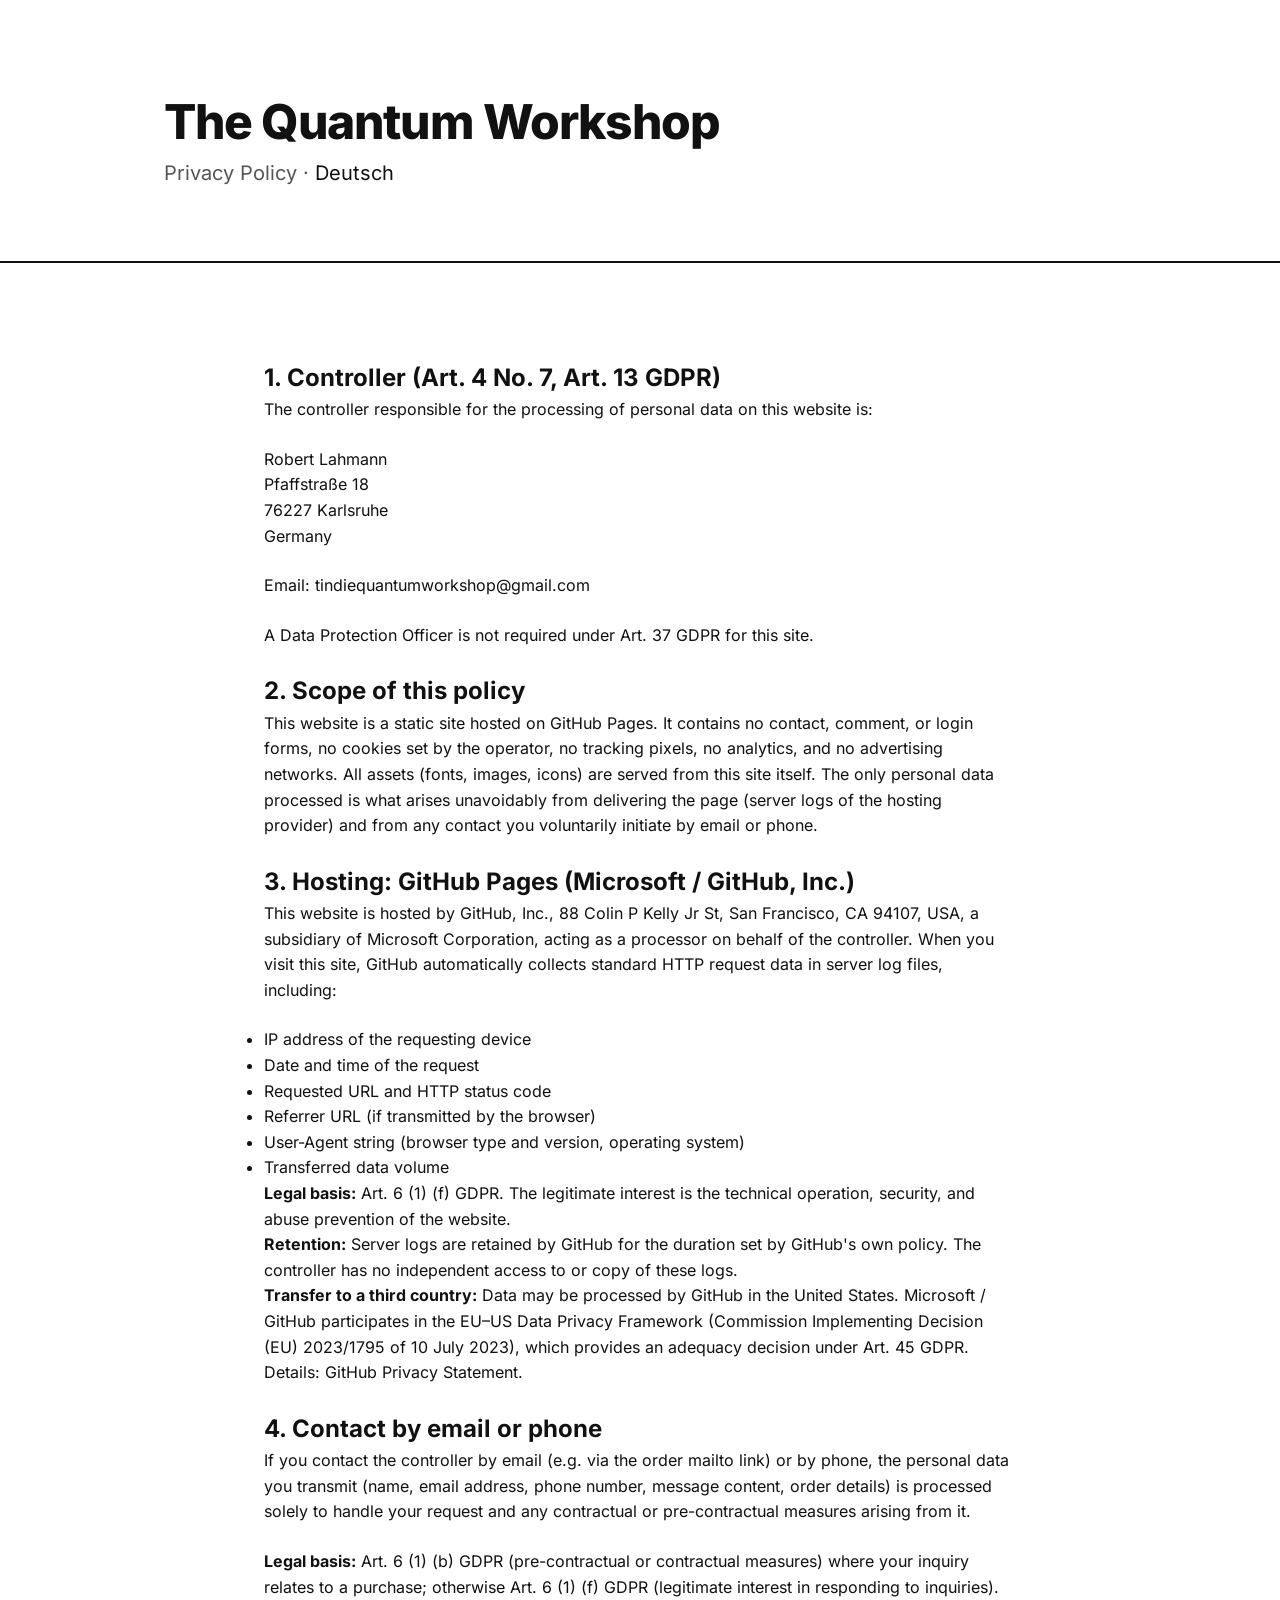
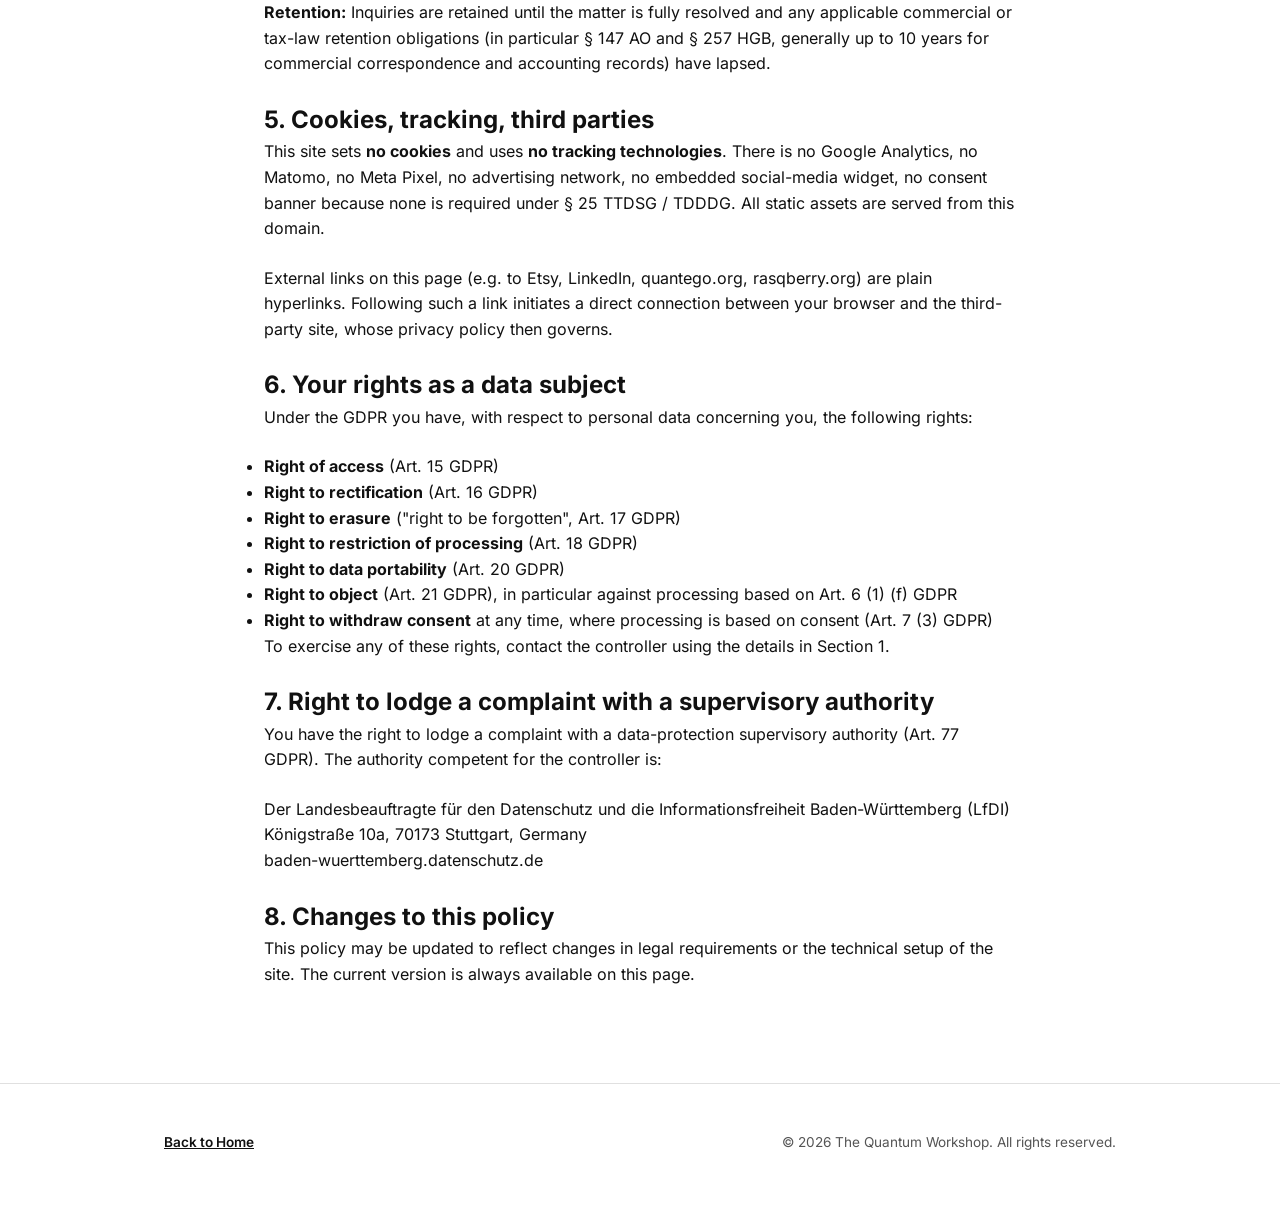
<file: privacy.html>
<!DOCTYPE html>
<html lang="en">
<head>
    <meta charset="UTF-8">
    <meta name="viewport" content="width=device-width, initial-scale=1.0">
    <title>Privacy Policy | The Quantum Workshop</title>
    <meta name="description" content="Privacy policy of The Quantum Workshop, describing data processing in accordance with the GDPR.">
    <link rel="canonical" href="https://robtech01.github.io/quantum-workshop/privacy.html">
    <link rel="alternate" hreflang="en" href="https://robtech01.github.io/quantum-workshop/privacy.html">
    <link rel="alternate" hreflang="de" href="https://robtech01.github.io/quantum-workshop/privacy-de.html">
    <link rel="alternate" hreflang="x-default" href="https://robtech01.github.io/quantum-workshop/privacy.html">
    <meta name="robots" content="index, follow">
    <link rel="icon" href="favicon.svg" type="image/svg+xml">
    <link rel="stylesheet" href="styles.css">
    <link rel="preload" href="fonts/inter-latin.woff2" as="font" type="font/woff2" crossorigin>
    <script src="config.js" defer></script>
</head>
<body>

    <header class="site-header">
        <div class="container">
            <h1 class="logo"><a href="index.html">The Quantum Workshop</a></h1>
            <p class="tagline">Privacy Policy &middot; <a href="privacy-de.html" hreflang="de">Deutsch</a></p>
        </div>
    </header>

    <main class="container" style="max-width: 800px; margin-bottom: var(--spacing-xl);">

        <h2>1. Controller (Art. 4 No. 7, Art. 13 GDPR)</h2>
        <p>The controller responsible for the processing of personal data on this website is:</p>
        <p class="config-address"></p>
        <p>
            Email: <a href="mailto:tindiequantumworkshop@gmail.com" class="config-email-link"><span class="config-email">tindiequantumworkshop@gmail.com</span></a>
        </p>
        <p class="config-only-if-phone" hidden>
            Phone: <a class="config-phone-link" href="#"><span class="config-phone"></span></a>
        </p>
        <p>A Data Protection Officer is not required under Art. 37 GDPR for this site.</p>

        <h2>2. Scope of this policy</h2>
        <p>
            This website is a static site hosted on GitHub Pages. It contains no contact, comment, or login forms, no
            cookies set by the operator, no tracking pixels, no analytics, and no advertising networks. All assets
            (fonts, images, icons) are served from this site itself. The only personal data processed is what arises
            unavoidably from delivering the page (server logs of the hosting provider) and from any contact you
            voluntarily initiate by email or phone.
        </p>

        <h2>3. Hosting: GitHub Pages (Microsoft / GitHub, Inc.)</h2>
        <p>
            This website is hosted by GitHub, Inc., 88 Colin P Kelly Jr St, San Francisco, CA 94107, USA, a subsidiary
            of Microsoft Corporation, acting as a processor on behalf of the controller. When you visit this site,
            GitHub automatically collects standard HTTP request data in server log files, including:
        </p>
        <ul>
            <li>IP address of the requesting device</li>
            <li>Date and time of the request</li>
            <li>Requested URL and HTTP status code</li>
            <li>Referrer URL (if transmitted by the browser)</li>
            <li>User-Agent string (browser type and version, operating system)</li>
            <li>Transferred data volume</li>
        </ul>
        <p>
            <strong>Legal basis:</strong> Art. 6 (1) (f) GDPR. The legitimate interest is the technical operation,
            security, and abuse prevention of the website.
            <br><strong>Retention:</strong> Server logs are retained by GitHub for the duration set by GitHub's own
            policy. The controller has no independent access to or copy of these logs.
            <br><strong>Transfer to a third country:</strong> Data may be processed by GitHub in the United States.
            Microsoft / GitHub participates in the EU–US Data Privacy Framework (Commission Implementing Decision
            (EU) 2023/1795 of 10 July 2023), which provides an adequacy decision under Art. 45 GDPR. Details:
            <a href="https://docs.github.com/en/site-policy/privacy-policies/github-general-privacy-statement"
               target="_blank" rel="noopener">GitHub Privacy Statement</a>.
        </p>

        <h2>4. Contact by email or phone</h2>
        <p>
            If you contact the controller by email (e.g. via the order mailto link) or by phone, the personal data
            you transmit (name, email address, phone number, message content, order details) is processed solely to
            handle your request and any contractual or pre-contractual measures arising from it.
        </p>
        <p>
            <strong>Legal basis:</strong> Art. 6 (1) (b) GDPR (pre-contractual or contractual measures) where your
            inquiry relates to a purchase; otherwise Art. 6 (1) (f) GDPR (legitimate interest in responding to
            inquiries).
            <br><strong>Retention:</strong> Inquiries are retained until the matter is fully resolved and any
            applicable commercial or tax-law retention obligations (in particular § 147 AO and § 257 HGB, generally
            up to 10 years for commercial correspondence and accounting records) have lapsed.
        </p>

        <h2>5. Cookies, tracking, third parties</h2>
        <p>
            This site sets <strong>no cookies</strong> and uses <strong>no tracking technologies</strong>. There is
            no Google Analytics, no Matomo, no Meta Pixel, no advertising network, no embedded social-media widget,
            no consent banner because none is required under § 25 TTDSG / TDDDG. All static assets are served from
            this domain.
        </p>
        <p>
            External links on this page (e.g. to Etsy, LinkedIn, quantego.org, rasqberry.org) are plain hyperlinks.
            Following such a link initiates a direct connection between your browser and the third-party site, whose
            privacy policy then governs.
        </p>

        <h2>6. Your rights as a data subject</h2>
        <p>Under the GDPR you have, with respect to personal data concerning you, the following rights:</p>
        <ul>
            <li><strong>Right of access</strong> (Art. 15 GDPR)</li>
            <li><strong>Right to rectification</strong> (Art. 16 GDPR)</li>
            <li><strong>Right to erasure</strong> ("right to be forgotten", Art. 17 GDPR)</li>
            <li><strong>Right to restriction of processing</strong> (Art. 18 GDPR)</li>
            <li><strong>Right to data portability</strong> (Art. 20 GDPR)</li>
            <li><strong>Right to object</strong> (Art. 21 GDPR), in particular against processing based on Art. 6 (1) (f) GDPR</li>
            <li><strong>Right to withdraw consent</strong> at any time, where processing is based on consent (Art. 7 (3) GDPR)</li>
        </ul>
        <p>To exercise any of these rights, contact the controller using the details in Section 1.</p>

        <h2>7. Right to lodge a complaint with a supervisory authority</h2>
        <p>
            You have the right to lodge a complaint with a data-protection supervisory authority (Art. 77 GDPR). The
            authority competent for the controller is:
        </p>
        <p>
            Der Landesbeauftragte für den Datenschutz und die Informationsfreiheit Baden-Württemberg (LfDI)<br>
            Königstraße 10a, 70173 Stuttgart, Germany<br>
            <a href="https://www.baden-wuerttemberg.datenschutz.de/" target="_blank" rel="noopener">baden-wuerttemberg.datenschutz.de</a>
        </p>

        <h2>8. Changes to this policy</h2>
        <p>
            This policy may be updated to reflect changes in legal requirements or the technical setup of the site.
            The current version is always available on this page.
        </p>

    </main>

    <footer class="site-footer">
        <div class="container footer-content">
            <div class="footer-links">
                <a href="index.html">Back to Home</a>
            </div>
            <div class="legal-disclaimers">
                <p>&copy; <span class="config-year">2026</span> <span class="config-company">The Quantum Workshop</span>. All rights reserved.</p>
            </div>
        </div>
    </footer>

</body>
</html>
</file>
<file: styles.css>
@font-face {
    font-family: 'Inter';
    font-style: normal;
    font-weight: 400 800;
    font-display: swap;
    src: url('fonts/inter-latin.woff2') format('woff2');
    unicode-range: U+0000-00FF, U+0131, U+0152-0153, U+02BB-02BC, U+02C6, U+02DA, U+02DC, U+0304, U+0308, U+0329, U+2000-206F, U+20AC, U+2122, U+2191, U+2193, U+2212, U+2215, U+FEFF, U+FFFD;
}
@font-face {
    font-family: 'Inter';
    font-style: normal;
    font-weight: 400 800;
    font-display: swap;
    src: url('fonts/inter-latin-ext.woff2') format('woff2');
    unicode-range: U+0100-02BA, U+02BD-02C5, U+02C7-02CC, U+02CE-02D7, U+02DD-02FF, U+0304, U+0308, U+0329, U+1D00-1DBF, U+1E00-1E9F, U+1EF2-1EFF, U+2020, U+20A0-20AB, U+20AD-20C0, U+2113, U+2C60-2C7F, U+A720-A7FF;
}

/* Custom Properties for extreme minimalism but premium typography */
:root {
    --color-bg: #ffffff;
    --color-text: #111111;
    --color-text-muted: #555555;
    --color-border: #e0e0e0;
    --color-hover: #000000;
    
    --font-primary: 'Inter', -apple-system, BlinkMacSystemFont, "Segoe UI", Roboto, Helvetica, Arial, sans-serif;
    
    --spacing-sm: 0.5rem;
    --spacing-md: 1.5rem;
    --spacing-lg: 3rem;
    --spacing-xl: 6rem;
}

@media (prefers-color-scheme: dark) {
    :root {
        --color-bg: #0a0a0a;
        --color-text: #ffffff;
        --color-text-muted: #aaaaaa;
        --color-border: #333333;
        --color-hover: #ffffff;
    }
}

/* Reset */
* {
    box-sizing: border-box;
    margin: 0;
    padding: 0;
}

body {
    font-family: var(--font-primary);
    background-color: var(--color-bg);
    color: var(--color-text);
    line-height: 1.6;
    -webkit-font-smoothing: antialiased;
}

a {
    color: var(--color-text);
    text-decoration: none;
    transition: all 0.2s ease;
}

p {
    margin-bottom: var(--spacing-md);
}

.container {
    max-width: 1000px;
    margin: 0 auto;
    padding: 0 var(--spacing-md);
}

/* Header */
/* Top Banner */
.top-banner {
    background: var(--color-text);
    color: var(--color-bg);
    text-align: center;
    padding: 0.55rem 1rem;
    font-size: 0.8rem;
    font-weight: 600;
    letter-spacing: 0.03em;
    position: sticky;
    top: 0;
    z-index: 100;
}

.top-banner-link {
    color: inherit;
    text-decoration: none;
    opacity: 0.9;
    transition: opacity 0.15s ease;
}

.top-banner-link:hover {
    opacity: 1;
    text-decoration: underline;
}

.site-header {
    padding: var(--spacing-xl) 0 var(--spacing-lg);
    border-bottom: 2px solid var(--color-text);
    margin-bottom: var(--spacing-xl);
}

.logo {
    font-size: 3rem;
    font-weight: 800;
    letter-spacing: -0.03em;
    line-height: 1.1;
    margin-bottom: var(--spacing-sm);
}

.tagline {
    font-size: 1.25rem;
    color: var(--color-text-muted);
    font-weight: 400;
}

/* Products Grid */
.products-grid {
    display: grid;
    grid-template-columns: 1fr;
    gap: var(--spacing-lg);
    margin-bottom: var(--spacing-xl);
}

@media (min-width: 768px) {
    .products-grid {
        grid-template-columns: 1fr 1fr;
    }
}

.product-card {
    border: 1px solid var(--color-border);
    padding: 0;
    display: flex;
    flex-direction: column;
    overflow: hidden;
    transition: transform 0.2s ease, box-shadow 0.2s ease;
}

.product-content {
    padding: var(--spacing-lg);
    display: flex;
    flex-direction: column;
    flex: 1;
}

.product-card.interactive {
    cursor: pointer;
}

.product-card.interactive:focus-visible {
    outline: 2px solid var(--color-text);
    outline-offset: 2px;
}

.grid-cta {
    grid-column: 1 / -1;
    display: flex;
    align-items: center;
    justify-content: center;
    gap: 0.6rem;
    padding: var(--spacing-md) var(--spacing-lg);
    background: var(--color-text);
    color: var(--color-bg);
    text-decoration: none;
    font-weight: 700;
    letter-spacing: 0.02em;
    border: 1px solid var(--color-text);
    transition: opacity 0.15s ease, transform 0.2s ease;
}

.grid-cta:hover {
    opacity: 0.9;
    transform: translateY(-2px);
}

.grid-cta-arrow {
    font-weight: 800;
}

.card-hero {
    display: block;
    width: 100%;
    aspect-ratio: 16 / 9;
    object-fit: cover;
    background: #f4f4f4;
}

@media (prefers-color-scheme: dark) {
    .card-hero {
        background: #1a1a1a;
    }
}

.product-card:hover {
    transform: translateY(-4px);
    box-shadow: 0 12px 24px rgba(0,0,0,0.05);
}

@media (prefers-color-scheme: dark) {
    .product-card:hover {
        box-shadow: 0 12px 24px rgba(255,255,255,0.05);
    }
}

.product-card h2 {
    font-size: 2rem;
    font-weight: 800;
    letter-spacing: -0.02em;
    margin-bottom: var(--spacing-sm);
}

.product-card h2 a {
    text-decoration: underline;
    text-decoration-thickness: 2px;
    text-underline-offset: 4px;
}

.product-card h2 a:hover {
    color: var(--color-text-muted);
}

.product-tag {
    font-size: 0.7rem;
    font-weight: 800;
    text-transform: uppercase;
    letter-spacing: 0.12em;
    color: var(--color-text-muted);
    margin-bottom: 0.25rem;
    display: flex;
    align-items: center;
    gap: 0.4rem;
}

/* Community & Press */
.community-press {
    padding: var(--spacing-lg) 0;
}

.subsection-heading {
    font-size: 1rem;
    text-transform: uppercase;
    letter-spacing: 0.12em;
    color: var(--color-text-muted);
    margin: var(--spacing-lg) 0 var(--spacing-md);
}

.community-press > .subsection-heading:first-child {
    margin-top: 0;
}

.press-grid {
    display: grid;
    grid-template-columns: 1fr;
    gap: 2rem;
    margin-bottom: var(--spacing-lg);
}

@media (min-width: 768px) {
    .press-grid {
        grid-template-columns: 1fr 1fr;
        gap: 2.5rem;
    }
}

.press-grid .product-card .product-content {
    padding: 2rem;
}

.press-grid .product-card h2 {
    font-size: 1.5rem;
    margin-bottom: 0.5rem;
}

.press-grid .product-subtitle {
    font-size: 1rem;
    margin-bottom: 1.25rem;
}

/* LinkedIn Picture Gallery */
.li-gallery {
    display: grid;
    grid-template-columns: 1fr;
    gap: 2rem;
}

@media (min-width: 700px) {
    .li-gallery {
        grid-template-columns: 1fr 1fr;
        gap: 2.5rem;
    }
}

.li-tile {
    display: flex;
    flex-direction: column;
    border: 1px solid var(--color-border);
    color: var(--color-text);
    transition: transform 0.2s ease, box-shadow 0.2s ease;
}

.li-tile:hover {
    transform: translateY(-3px);
    box-shadow: 0 10px 20px rgba(0,0,0,0.06);
}

.li-thumb {
    display: block;
    width: 100%;
    aspect-ratio: 4 / 3;
    object-fit: cover;
    background-color: #ececec;
}

@media (prefers-color-scheme: dark) {
    .li-thumb {
        background-color: #1a1a1a;
    }
}

.li-meta {
    display: flex;
    flex-direction: column;
    gap: 0.25rem;
    padding: 0.85rem 1rem 1rem;
}

.li-caption {
    font-size: 0.95rem;
    font-weight: 600;
    line-height: 1.3;
}

.li-link {
    font-size: 0.75rem;
    text-transform: uppercase;
    letter-spacing: 0.1em;
    color: var(--color-text-muted);
}

/* Friendly / Adjacent indicators on cards */
.tag-dot {
    display: inline-block;
    width: 8px;
    height: 8px;
    border-radius: 50%;
    flex-shrink: 0;
}

.tag-friendly .tag-dot {
    background-color: #2e9e5b;
}

.tag-adjacent .tag-dot {
    background-color: #c47a1a;
}

/* Skip link — visible only on keyboard focus */
.skip-link {
    position: absolute;
    left: 0;
    top: -100px;
    background: var(--color-text);
    color: var(--color-bg);
    padding: 0.6rem 1rem;
    font-weight: 600;
    z-index: 1000;
    transition: top 0.15s ease;
}

.skip-link:focus {
    top: 0;
    outline: 2px solid var(--color-bg);
    outline-offset: -4px;
}

/* Visible focus ring for keyboard users */
:focus-visible {
    outline: 2px solid var(--color-text);
    outline-offset: 2px;
}

a.btn:focus-visible,
button.btn:focus-visible {
    outline-offset: 4px;
}

.li-tile:focus-visible {
    outline-offset: 4px;
}

/* Honor reduced motion */
@media (prefers-reduced-motion: reduce) {
    *,
    *::before,
    *::after {
        animation-duration: 0.001ms !important;
        animation-iteration-count: 1 !important;
        transition-duration: 0.001ms !important;
        scroll-behavior: auto !important;
    }

    .product-card:hover,
    .li-tile:hover,
    .gallery-item:hover img {
        transform: none;
    }
}

.outlet-favicon {
    width: 14px;
    height: 14px;
    object-fit: contain;
    opacity: 0.6;
    flex-shrink: 0;
}

.product-subtitle {
    font-weight: 600;
    font-size: 1.1rem;
    margin-bottom: var(--spacing-md);
}

/* Buttons */
.cta-group {
    display: flex;
    flex-wrap: wrap;
    gap: 1rem;
    margin-top: auto;
}

.btn {
    display: inline-block;
    padding: 0.75rem 1.5rem;
    font-weight: 600;
    font-size: 0.95rem;
    border: 2px solid var(--color-text);
}

.primary-btn {
    background-color: var(--color-text);
    color: var(--color-bg);
}

.primary-btn:hover {
    background-color: transparent;
    color: var(--color-text);
}

.secondary-btn {
    background-color: transparent;
    color: var(--color-text);
}

.secondary-btn:hover {
    background-color: var(--color-text);
    color: var(--color-bg);
}

/* Contact Section */
.contact-section {
    padding: var(--spacing-lg);
    background-color: var(--color-text);
    color: var(--color-bg);
    margin-bottom: var(--spacing-xl);
}

.contact-section h2 {
    font-size: 2rem;
    margin-bottom: var(--spacing-sm);
}

.contact-section p {
    color: var(--color-bg);
    opacity: 0.8;
}

.contact-section .primary-btn {
    background-color: var(--color-bg);
    color: var(--color-text);
    border-color: var(--color-bg);
}

.contact-actions {
    display: flex;
    flex-direction: column;
    align-items: flex-start;
    gap: var(--spacing-sm);
    margin-top: var(--spacing-md);
}

.contact-or {
    font-size: 0.9rem;
    opacity: 0.7;
}

@media (min-width: 768px) {
    .contact-actions {
        flex-direction: row;
        align-items: center;
        flex-wrap: wrap;
        gap: var(--spacing-md);
    }
    .contact-or { display: none; }
    .email-copy { width: max-content; }
    .email-copy code { flex: 0 0 auto; word-break: normal; }
}

.email-copy {
    display: flex;
    align-items: center;
    gap: 0.5rem;
    width: 100%;
    max-width: 100%;
    padding: 0.4rem 0.4rem 0.4rem 0.85rem;
    background-color: var(--color-bg);
    color: var(--color-text);
    border-radius: 2px;
    font-family: var(--font-primary);
    box-sizing: border-box;
}

.email-copy code {
    flex: 1 1 0;
    min-width: 0;
    font-size: 0.95rem;
    user-select: all;
    overflow-wrap: anywhere;
    word-break: break-all;
}

.email-copy .btn-copy { flex: 0 0 auto; }

.btn-copy {
    font-family: inherit;
    font-size: 0.8rem;
    font-weight: 600;
    letter-spacing: 0.05em;
    text-transform: uppercase;
    padding: 0.35rem 0.7rem;
    background-color: var(--color-text);
    color: var(--color-bg);
    border: 1px solid var(--color-text);
    border-radius: 2px;
    cursor: pointer;
    transition: opacity 0.15s;
}

.btn-copy:hover { opacity: 0.85; }
.btn-copy:focus-visible {
    outline: 2px solid var(--color-text);
    outline-offset: 2px;
}

.contact-section .primary-btn:hover {
    background-color: transparent;
    color: var(--color-bg);
}

/* Footer */
.site-footer {
    border-top: 1px solid var(--color-border);
    padding: var(--spacing-lg) 0;
    font-size: 0.85rem;
    color: var(--color-text-muted);
}

.footer-content {
    display: flex;
    flex-direction: column;
    gap: var(--spacing-lg);
}

@media (min-width: 768px) {
    .footer-content {
        flex-direction: row;
        justify-content: space-between;
    }
}

.footer-links {
    display: flex;
    flex-direction: column;
    gap: 0.5rem;
}

.footer-links a {
    color: var(--color-text);
    font-weight: 600;
    text-decoration: underline;
}

.legal-disclaimers {
    max-width: 600px;
}

.legal-disclaimers p {
    margin-bottom: 0.5rem;
}

/* Dialog Modals */
.info-dialog {
    margin: auto;
    border: 1px solid var(--color-border);
    background-color: var(--color-bg);
    color: var(--color-text);
    padding: 0;
    max-width: 600px;
    width: 90%;
    box-shadow: 0 20px 40px rgba(0,0,0,0.2);
}

.info-dialog::backdrop {
    background: rgba(0, 0, 0, 0.7);
    backdrop-filter: blur(4px);
}

.dialog-content {
    position: relative;
    padding: var(--spacing-lg);
    display: flex;
    flex-direction: column;
}

.close-dialog {
    position: absolute;
    top: 1rem;
    right: 1rem;
    background: none;
    border: none;
    font-size: 2rem;
    line-height: 1;
    cursor: pointer;
    color: var(--color-text);
}

.dialog-image {
    width: 100%;
    height: auto;
    object-fit: contain;
    margin-bottom: var(--spacing-md);
    background-color: #111;
}

.info-dialog h2 {
    font-size: 1.5rem;
    margin-bottom: var(--spacing-sm);
}

.info-dialog p {
    margin-bottom: var(--spacing-md);
    font-size: 0.95rem;
}

.info-dialog .btn {
    align-self: flex-start;
}

.stats-list {
    list-style: none;
    margin-bottom: var(--spacing-md);
    background: #f4f4f4;
    padding: 1.5rem;
    border-left: 4px solid var(--color-text);
}

@media (prefers-color-scheme: dark) {
    .stats-list {
        background: #1a1a1a;
    }
}

.stats-list li {
    margin-bottom: 0.5rem;
    font-size: 0.95rem;
    line-height: 1.4;
}

.stats-list li:last-child {
    margin-bottom: 0;
}

/* Modal Galleries */
.model-gallery {
    display: grid;
    grid-template-columns: repeat(auto-fit, minmax(130px, 1fr));
    gap: var(--spacing-sm);
    margin-bottom: var(--spacing-md);
}

.gallery-item {
    display: flex;
    flex-direction: column;
    text-align: center;
    font-size: 0.8rem;
    font-weight: 600;
    color: var(--color-text-muted);
}

.gallery-item img {
    width: 100%;
    height: 90px;
    object-fit: cover;
    background: transparent;
    border-radius: 4px;
    margin-bottom: 0.5rem;
    border: none;
    transition: transform 0.2s ease;
}

.model-gallery.tall-frames .gallery-item img {
    height: 140px;
}

.gallery-item:hover img {
    transform: scale(1.03);
}
</file>
